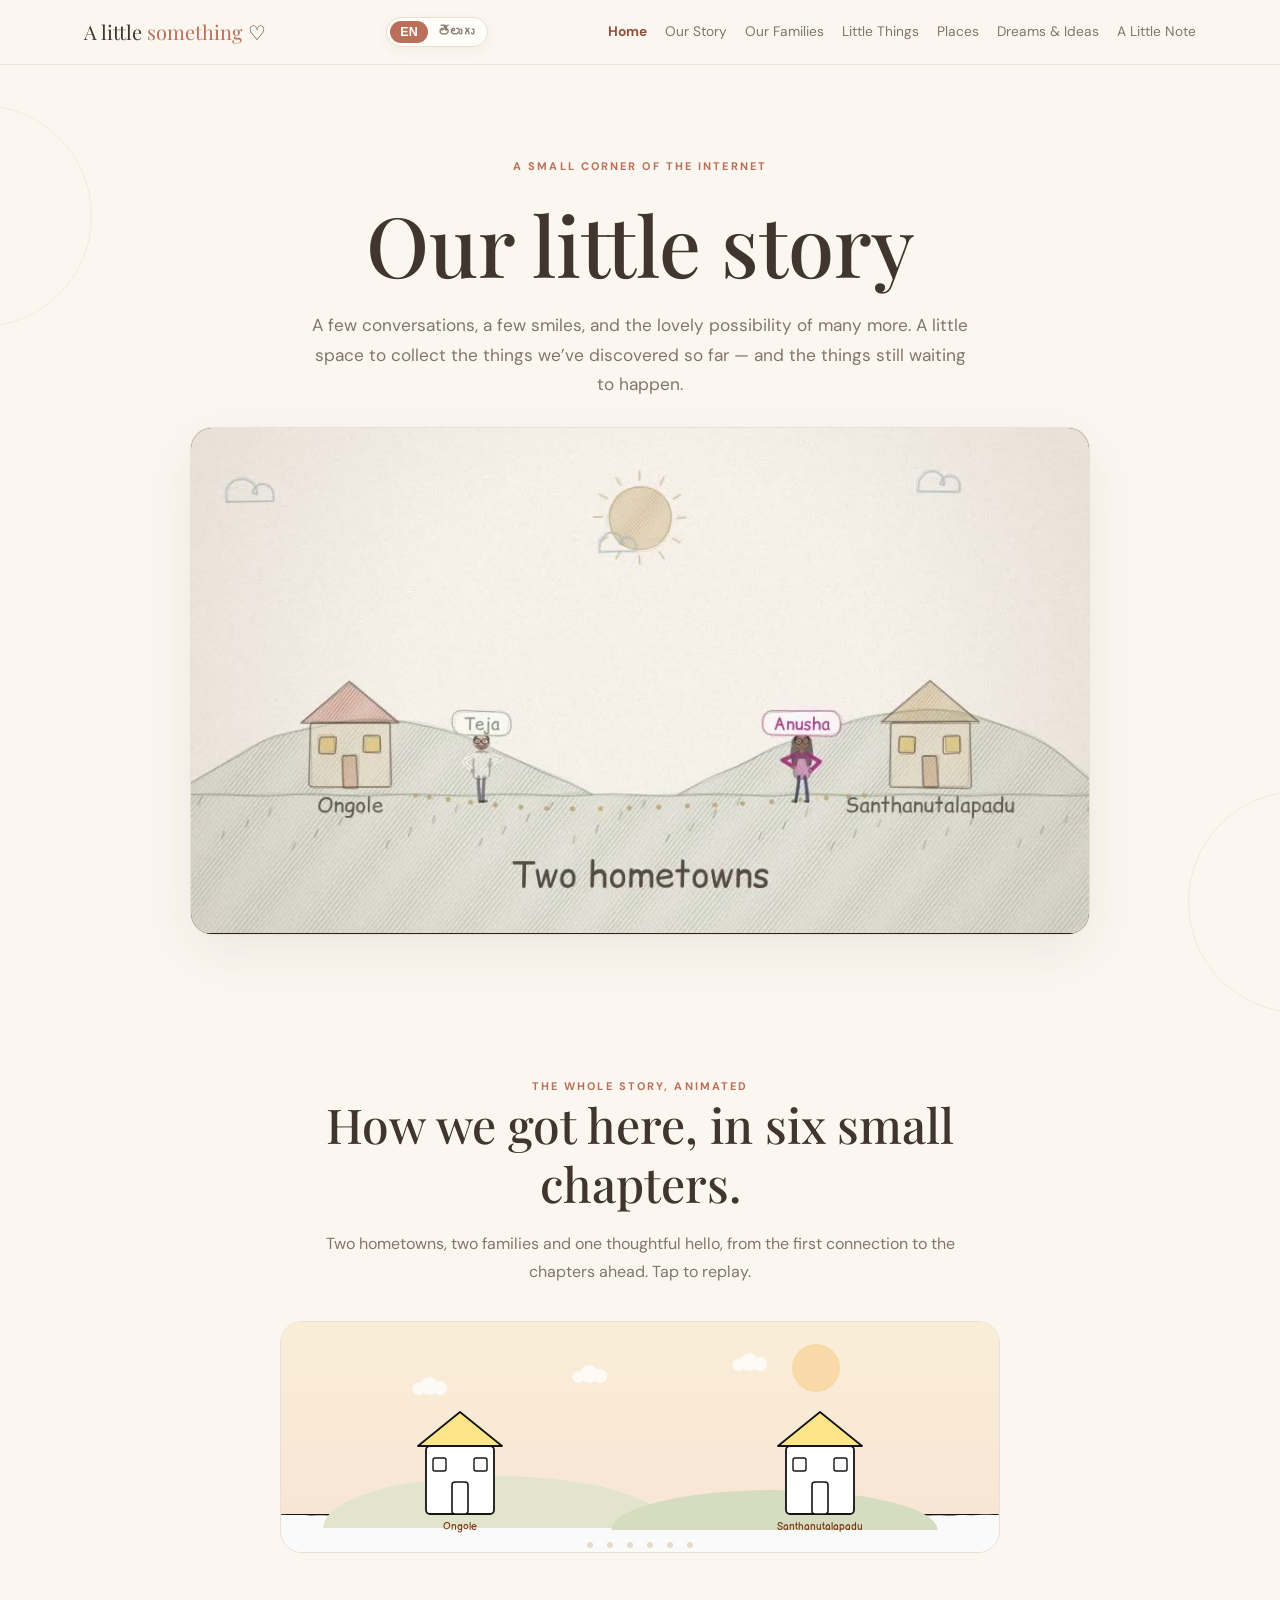
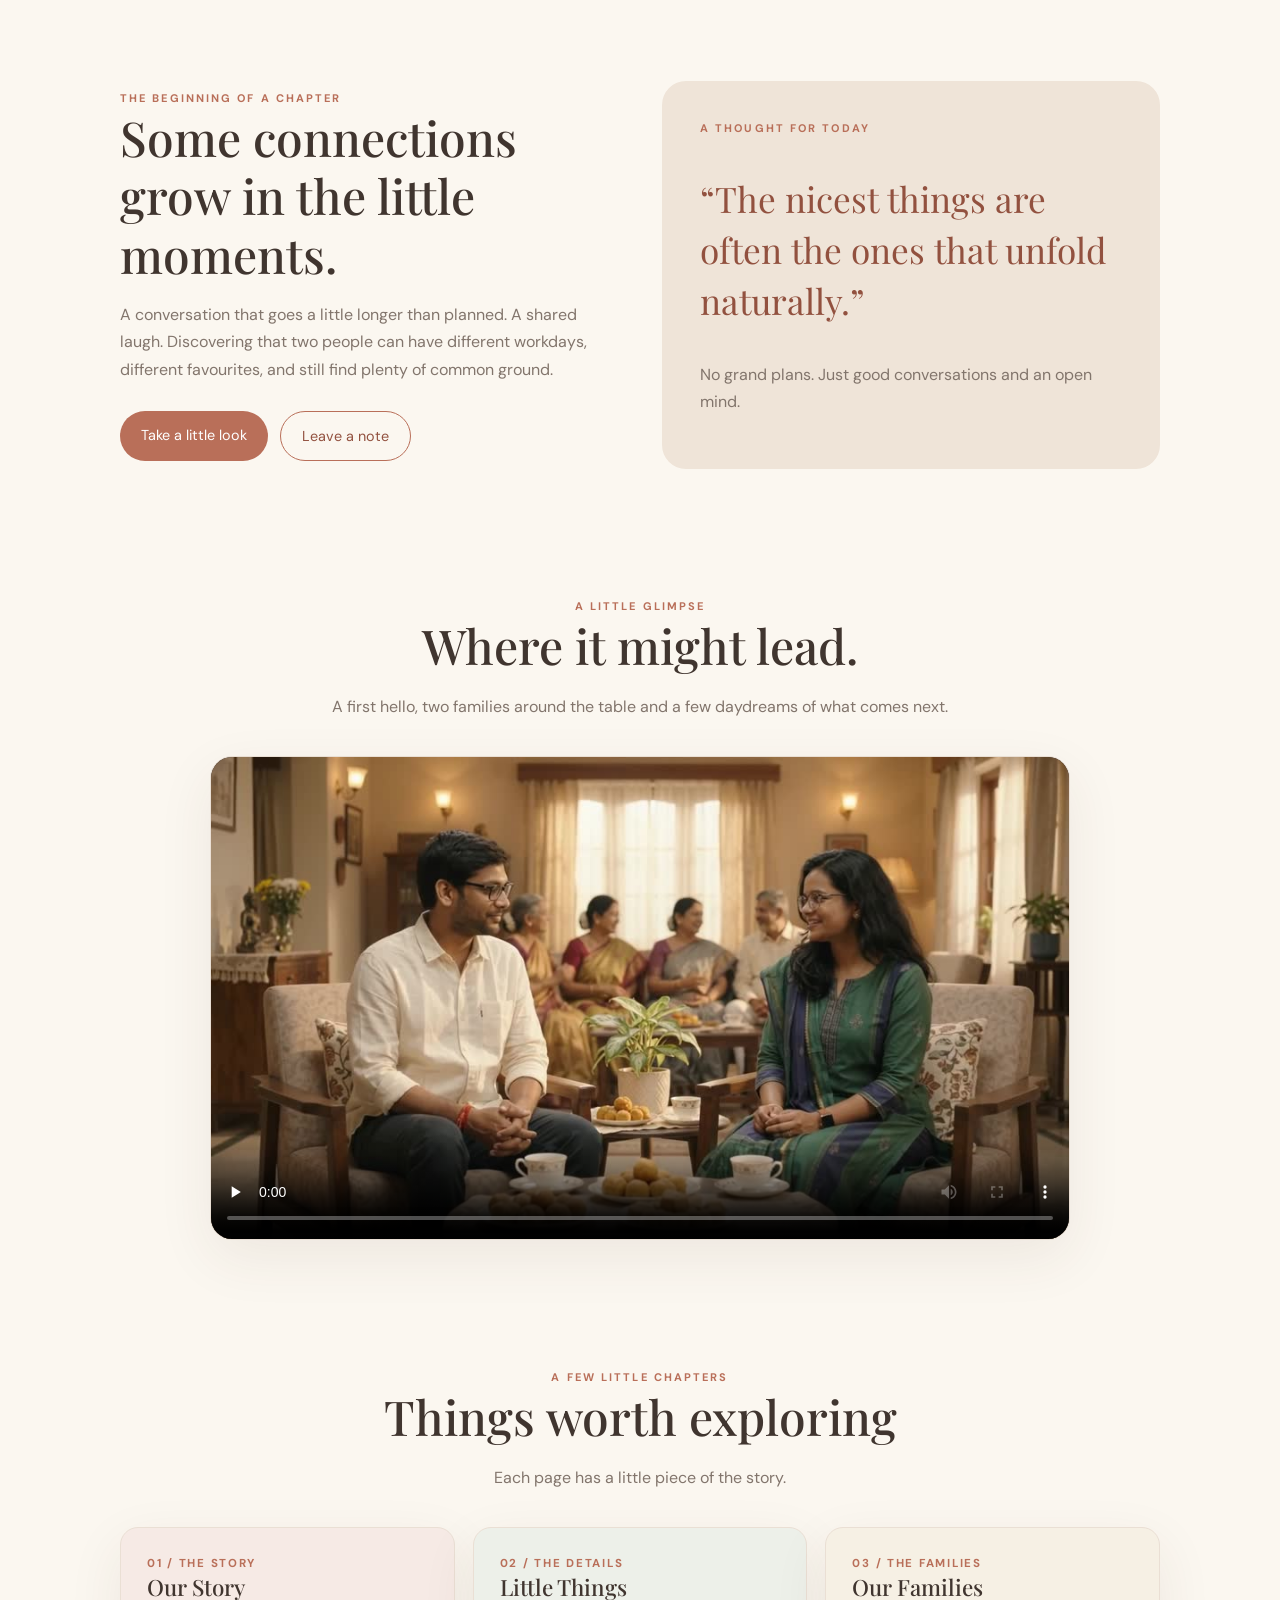
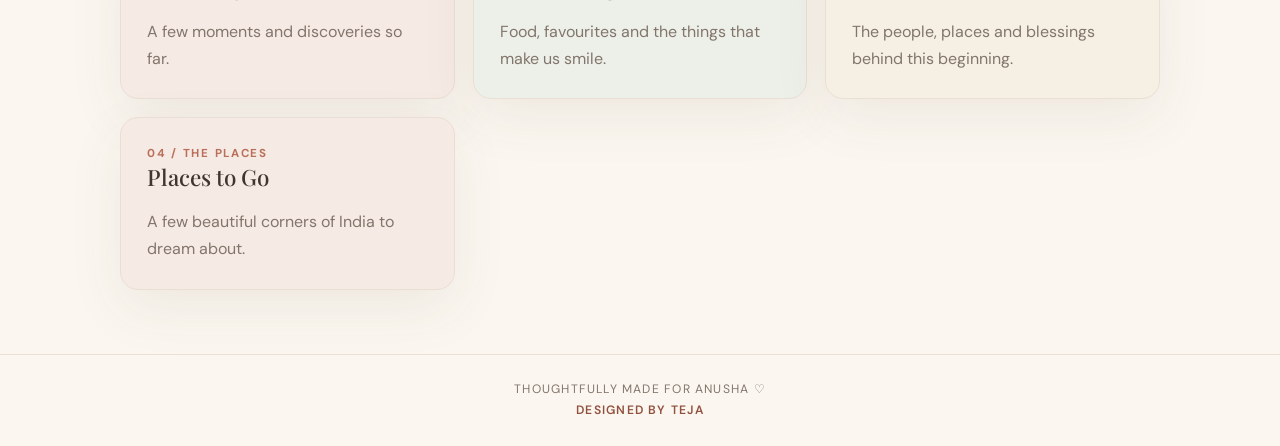
<file: index.html>
<!doctype html>
<html lang="en">
<head>
  <meta charset="utf-8">
  <meta name="viewport" content="width=device-width, initial-scale=1">
  <meta name="robots" content="noindex, nofollow">
  <meta name="theme-color" content="#fbf7f0">
  <meta name="description" content="A little something, thoughtfully made for Anusha.">
  <title>Home | A little something</title>
  <link rel="icon" href="favicon(1).ico" sizes="any">
  <link rel="icon" type="image/svg+xml" href="favicon.svg">
  <link rel="icon" type="image/png" sizes="32x32" href="favicon-32.png">
  <link rel="apple-touch-icon" href="apple-touch-icon.png">
  <link rel="stylesheet" href="styles.css">
</head>
<body>
<header class="site-header">
  <div class="nav-wrap">
    <a class="brand" href="index.html" data-i18n="brand">A little <span>something</span> ♡</a>
    <div class="header-controls">
      <button id="langToggle" class="lang-toggle" type="button" aria-label="Switch language">
        <span class="lang-opt active" data-lang="en">EN</span>
        <span class="lang-opt" data-lang="te">తెలుగు</span>
      </button>
      <button class="menu-toggle" type="button" aria-label="Toggle navigation">Menu</button>
    </div>
    <nav class="nav">
      <a href="index.html" data-i18n="nav.home">Home</a>
      <a href="our-story.html" data-i18n="nav.story">Our Story</a>
      <a href="our-families.html" data-i18n="nav.families">Our Families</a>
      <a href="little-things.html" data-i18n="nav.things">Little Things</a>
      <a href="places.html" data-i18n="nav.places">Places</a>
      <a href="dreams.html" data-i18n="nav.dreams">Dreams & Ideas</a>
      <a href="a-little-note.html" data-i18n="nav.note">A Little Note</a>
    </nav>
  </div>
</header>
<main>
  <section class="hero">
    <div class="container reveal">
      <div class="eyebrow" data-i18n="home.eyebrow">A small corner of the internet</div>
      <h1 data-i18n="home.title">Our little story</h1>
      <p class="lead" data-i18n="home.lead">A few conversations, a few smiles, and the lovely possibility of many more. A little space to collect the things we’ve discovered so far — and the things still waiting to happen.</p>
      <figure class="video-frame" style="max-width:900px;margin:28px auto 0">
        <video autoplay muted loop playsinline preload="auto" poster="home-hero-poster.jpg" aria-label="A hand-drawn film in coloured pencil: two hometowns, two families saying hello, Anusha caring and Teja coding, cooking together and tasting each other's dish, then planting flags for Kerala, Goa and Kashmir.">
          <source src="home-hero.mp4" type="video/mp4">
        </video>
      </figure>
    </div>
  </section>

  <section class="section">
    <div class="container" style="max-width:760px">
      <div class="section-head">
        <div class="eyebrow" data-i18n="story.film.eyebrow">The whole story, animated</div>
        <h2 data-i18n="story.film.title">How we got here, in six small chapters.</h2>
        <p data-i18n="story.film.sub">Two hometowns, two families and one thoughtful hello, from the first connection to the chapters ahead. Tap to replay.</p>
      </div>
      <div class="stick-frame" style="max-width:720px;margin-top:0"><stick-scene scene="story-film" play="view" style="width:100%;aspect-ratio:480/232"></stick-scene></div>
    </div>
  </section>

  <section class="section">
    <div class="container split">
      <div>
        <div class="eyebrow" data-i18n="home.sec1.eyebrow">The beginning of a chapter</div>
        <h2 data-i18n="home.sec1.title">Some connections grow in the little moments.</h2>
        <p class="muted" data-i18n="home.sec1.p">A conversation that goes a little longer than planned. A shared laugh. Discovering that two people can have different workdays, different favourites, and still find plenty of common ground.</p>
        <div class="actions" style="justify-content:flex-start">
          <a class="btn" href="our-story.html" data-i18n="home.btn.story">Take a little look</a>
          <a class="btn btn-outline" href="a-little-note.html" data-i18n="home.btn.note">Leave a note</a>
        </div>
      </div>
      <div class="note-panel">
        <div class="eyebrow" data-i18n="home.thought.eyebrow">A thought for today</div>
        <p class="quote" data-i18n="home.thought.quote">“The nicest things are often the ones that unfold naturally.”</p>
        <p class="muted" data-i18n="home.thought.sub">No grand plans. Just good conversations and an open mind.</p>
      </div>
    </div>
  </section>

  <section class="section">
    <div class="container" style="max-width:860px">
      <div class="section-head">
        <div class="eyebrow" data-i18n="home.video.eyebrow">A little glimpse</div>
        <h2 data-i18n="home.video.title">Where it might lead.</h2>
        <p data-i18n="home.video.sub">A first hello, two families around the table and a few daydreams of what comes next.</p>
      </div>
      <figure class="video-frame">
        <video controls playsinline preload="none" poster="first-hello-poster.jpg" aria-label="A short film of a first hello between two families and a glimpse of what could come next">
          <source src="first-hello.mp4" type="video/mp4">
        </video>
      </figure>
    </div>
  </section>

  <section class="section">
    <div class="container">
      <div class="section-head">
        <div class="eyebrow" data-i18n="home.chapters.eyebrow">A few little chapters</div>
        <h2 data-i18n="home.chapters.title">Things worth exploring</h2>
        <p data-i18n="home.chapters.sub">Each page has a little piece of the story.</p>
      </div>
      <div class="grid">
        <a class="card soft-rose" href="our-story.html"><span class="number" data-i18n="home.card1.num">01 / THE STORY</span><h3 data-i18n="home.card1.title">Our Story</h3><p data-i18n="home.card1.p">A few moments and discoveries so far.</p></a>
        <a class="card soft-sage" href="little-things.html"><span class="number" data-i18n="home.card2.num">02 / THE DETAILS</span><h3 data-i18n="home.card2.title">Little Things</h3><p data-i18n="home.card2.p">Food, favourites and the things that make us smile.</p></a>
        <a class="card soft-gold" href="our-families.html"><span class="number" data-i18n="home.card3.num">03 / THE FAMILIES</span><h3 data-i18n="home.card3.title">Our Families</h3><p data-i18n="home.card3.p">The people, places and blessings behind this beginning.</p></a>
        <a class="card soft-rose" href="places.html"><span class="number" data-i18n="home.card4.num">04 / THE PLACES</span><h3 data-i18n="home.card4.title">Places to Go</h3><p data-i18n="home.card4.p">A few beautiful corners of India to dream about.</p></a>
      </div>
    </div>
  </section>
</main>
<footer class="footer">
  <span data-i18n="footer.line1">THOUGHTFULLY MADE FOR ANUSHA <span>♡</span></span>
  <strong data-i18n="footer.line2">DESIGNED BY TEJA</strong>
</footer>
<script src="script.js"></script>
<script src="stick.js" defer></script>
<script src="scene-kit.js" defer></script>
<script src="scene-story-film.js" defer></script>
</body>
</html>
</file>
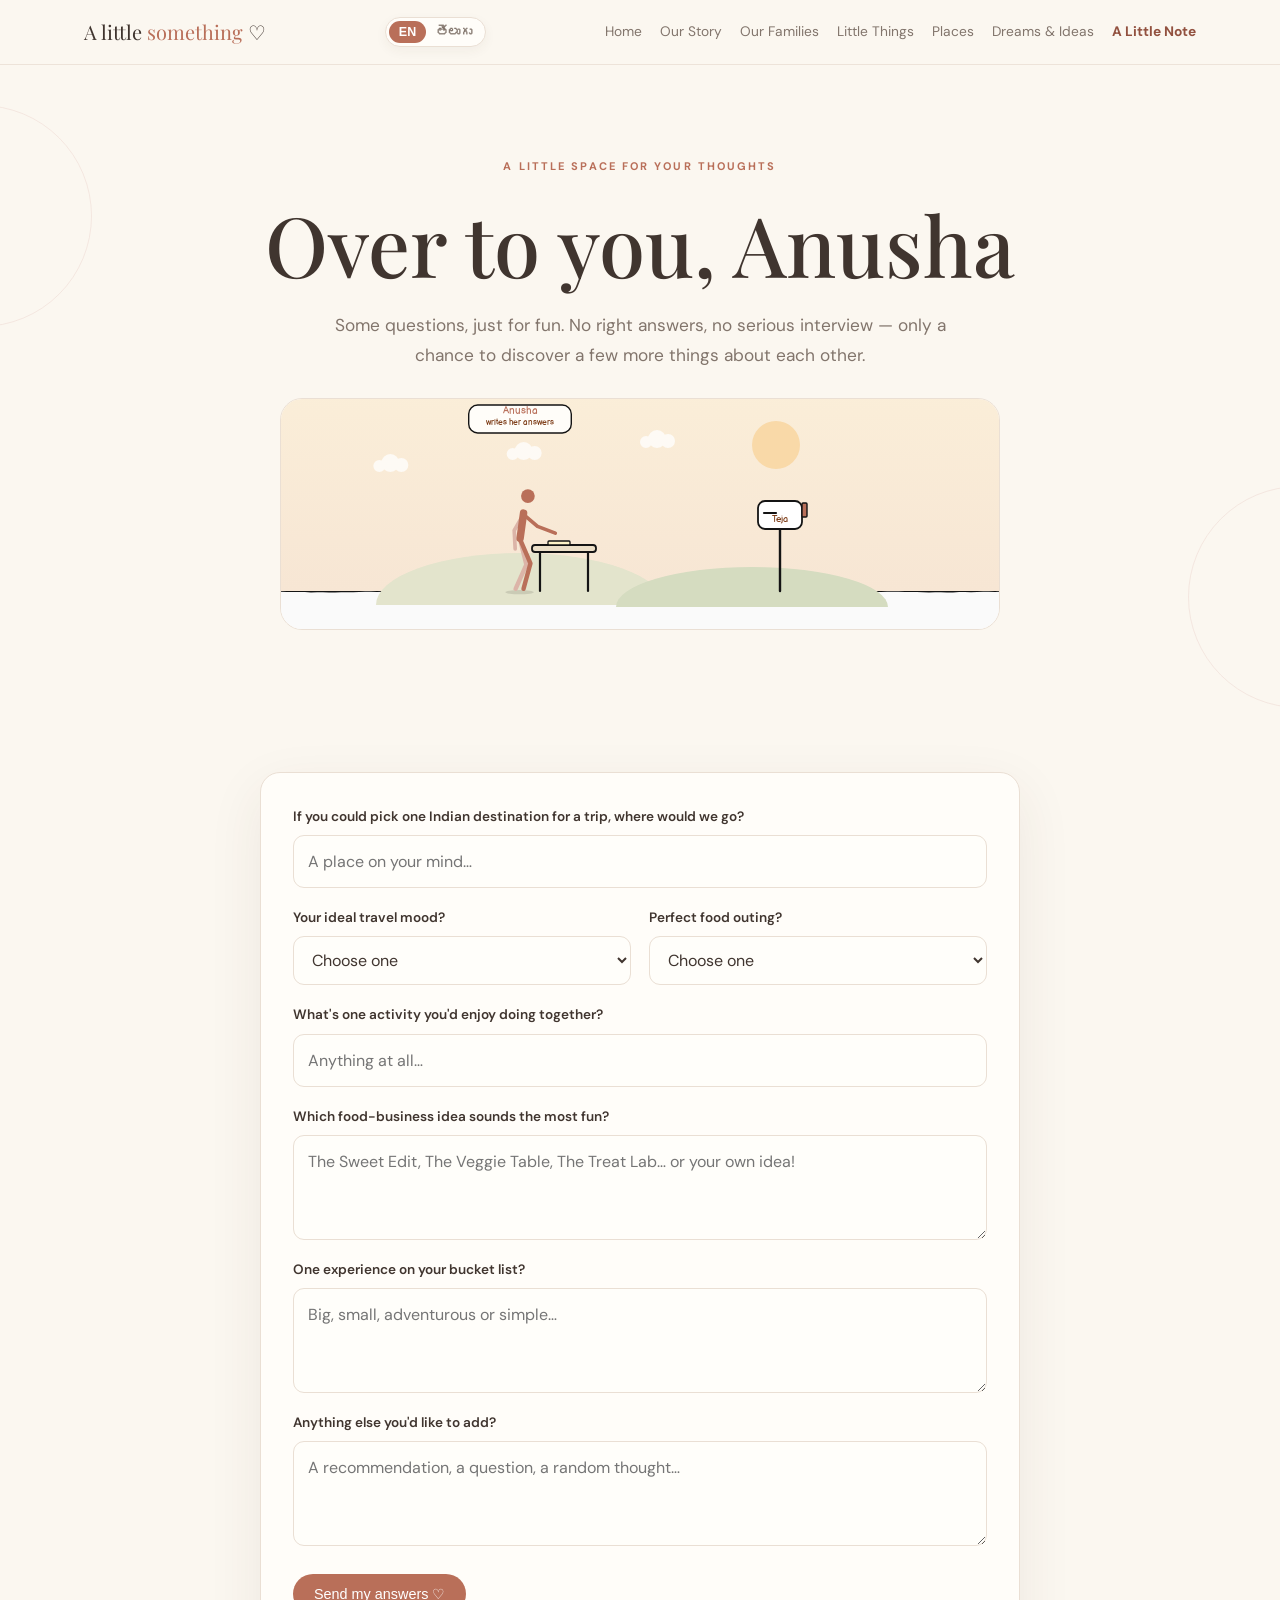
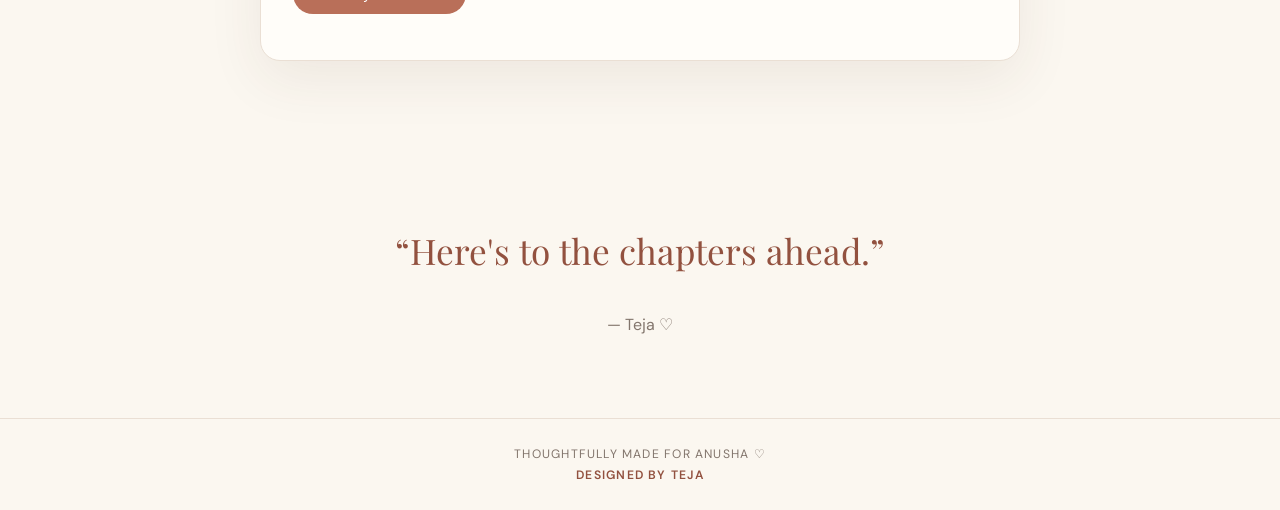
<file: a-little-note.html>
<!doctype html>
<html lang="en">
<head>
  <meta charset="utf-8">
  <meta name="viewport" content="width=device-width, initial-scale=1">
  <meta name="robots" content="noindex, nofollow">
  <meta name="theme-color" content="#fbf7f0">
  <meta name="description" content="A little something, thoughtfully made for Anusha.">
  <title>A Little Note | A little something</title>
  <link rel="icon" href="favicon(1).ico" sizes="any">
  <link rel="icon" type="image/svg+xml" href="favicon.svg">
  <link rel="icon" type="image/png" sizes="32x32" href="favicon-32.png">
  <link rel="apple-touch-icon" href="apple-touch-icon.png">
  <link rel="stylesheet" href="styles.css">
</head>
<body>
<header class="site-header">
  <div class="nav-wrap">
    <a class="brand" href="index.html" data-i18n="brand">A little <span>something</span> ♡</a>
    <div class="header-controls">
      <button id="langToggle" class="lang-toggle" type="button" aria-label="Switch language">
        <span class="lang-opt active" data-lang="en">EN</span>
        <span class="lang-opt" data-lang="te">తెలుగు</span>
      </button>
      <button class="menu-toggle" type="button" aria-label="Toggle navigation">Menu</button>
    </div>
    <nav class="nav">
      <a href="index.html" data-i18n="nav.home">Home</a>
      <a href="our-story.html" data-i18n="nav.story">Our Story</a>
      <a href="our-families.html" data-i18n="nav.families">Our Families</a>
      <a href="little-things.html" data-i18n="nav.things">Little Things</a>
      <a href="places.html" data-i18n="nav.places">Places</a>
      <a href="dreams.html" data-i18n="nav.dreams">Dreams & Ideas</a>
      <a href="a-little-note.html" data-i18n="nav.note">A Little Note</a>
    </nav>
  </div>
</header>
<main>
  <section class="hero">
    <div class="container reveal">
      <div class="eyebrow" data-i18n="note.eyebrow">A little space for your thoughts</div>
      <h1 data-i18n="note.title">Over to you, Anusha</h1>
      <p class="lead" data-i18n="note.lead">Some questions, just for fun. No right answers, no serious interview — only a chance to discover a few more things about each other.</p>
      <div class="stick-frame" style="max-width:720px;margin:28px auto 0"><stick-scene scene="note-drop" play="view" style="width:100%;aspect-ratio:400/232"></stick-scene></div>
    </div>
  </section>

  <section class="section">
    <div class="container">
      <div class="form-card">
        <form id="funForm" action="https://formspree.io/f/mdeglzna" method="POST">
          <input type="hidden" name="_subject" value="Anusha's answers for Teja ❤️">
          <div class="form-grid">
            <div class="field full">
              <label for="destination" data-i18n="form.q1">If you could pick one Indian destination for a trip, where would we go?</label>
              <input id="destination" name="Favourite destination" data-i18n-ph="form.q1.ph" placeholder="A place on your mind…" required>
            </div>
            <div class="field">
              <label for="travel" data-i18n="form.q2">Your ideal travel mood?</label>
              <select id="travel" name="Travel mood">
                <option value="">Choose one</option>
                <option>Relaxed stay and slow mornings</option>
                <option>Explore everything</option>
                <option>Food trails and cafés</option>
                <option>Nature and scenic views</option>
                <option>A little bit of everything</option>
              </select>
            </div>
            <div class="field">
              <label for="outing" data-i18n="form.q3">Perfect food outing?</label>
              <select id="outing" name="Food outing">
                <option value="">Choose one</option>
                <option>Cosy café</option>
                <option>Street-food adventure</option>
                <option>Fine dining</option>
                <option>Trying a new cuisine</option>
                <option>Dessert date</option>
              </select>
            </div>
            <div class="field full">
              <label for="activity" data-i18n="form.q4">What's one activity you'd enjoy doing together?</label>
              <input id="activity" name="Activity together" data-i18n-ph="form.q4.ph" placeholder="Anything at all…">
            </div>
            <div class="field full">
              <label for="business" data-i18n="form.q5">Which food-business idea sounds the most fun?</label>
              <textarea id="business" name="Food business idea" data-i18n-ph="form.q5.ph" placeholder="The Sweet Edit, The Veggie Table, The Treat Lab… or your own idea!"></textarea>
            </div>
            <div class="field full">
              <label for="bucket" data-i18n="form.q6">One experience on your bucket list?</label>
              <textarea id="bucket" name="Bucket-list experience" data-i18n-ph="form.q6.ph" placeholder="Big, small, adventurous or simple…"></textarea>
            </div>
            <div class="field full">
              <label for="anything" data-i18n="form.q7">Anything else you'd like to add?</label>
              <textarea id="anything" name="Anything else" data-i18n-ph="form.q7.ph" placeholder="A recommendation, a question, a random thought…"></textarea>
            </div>
          </div>
          <div class="actions" style="justify-content:flex-start">
            <button class="btn" type="submit" data-i18n="form.submit">Send my answers ♡</button>
          </div>
          <p id="formStatus" class="form-status" role="status"></p>
        </form>
      </div>
    </div>
  </section>

  <section class="section">
    <div class="container" style="text-align:center">
      <p class="quote" data-i18n="note.end.quote">“Here's to the chapters ahead.”</p>
      <p class="muted">— Teja ♡</p>
    </div>
  </section>
</main>
<footer class="footer">
  <span data-i18n="footer.line1">THOUGHTFULLY MADE FOR ANUSHA <span>♡</span></span>
  <strong data-i18n="footer.line2">DESIGNED BY TEJA</strong>
</footer>
<script src="script.js"></script>
<script src="stick.js" defer></script>
<script src="scene-kit.js" defer></script>
<script src="scene-more.js" defer></script>
</body>
</html>
</file>
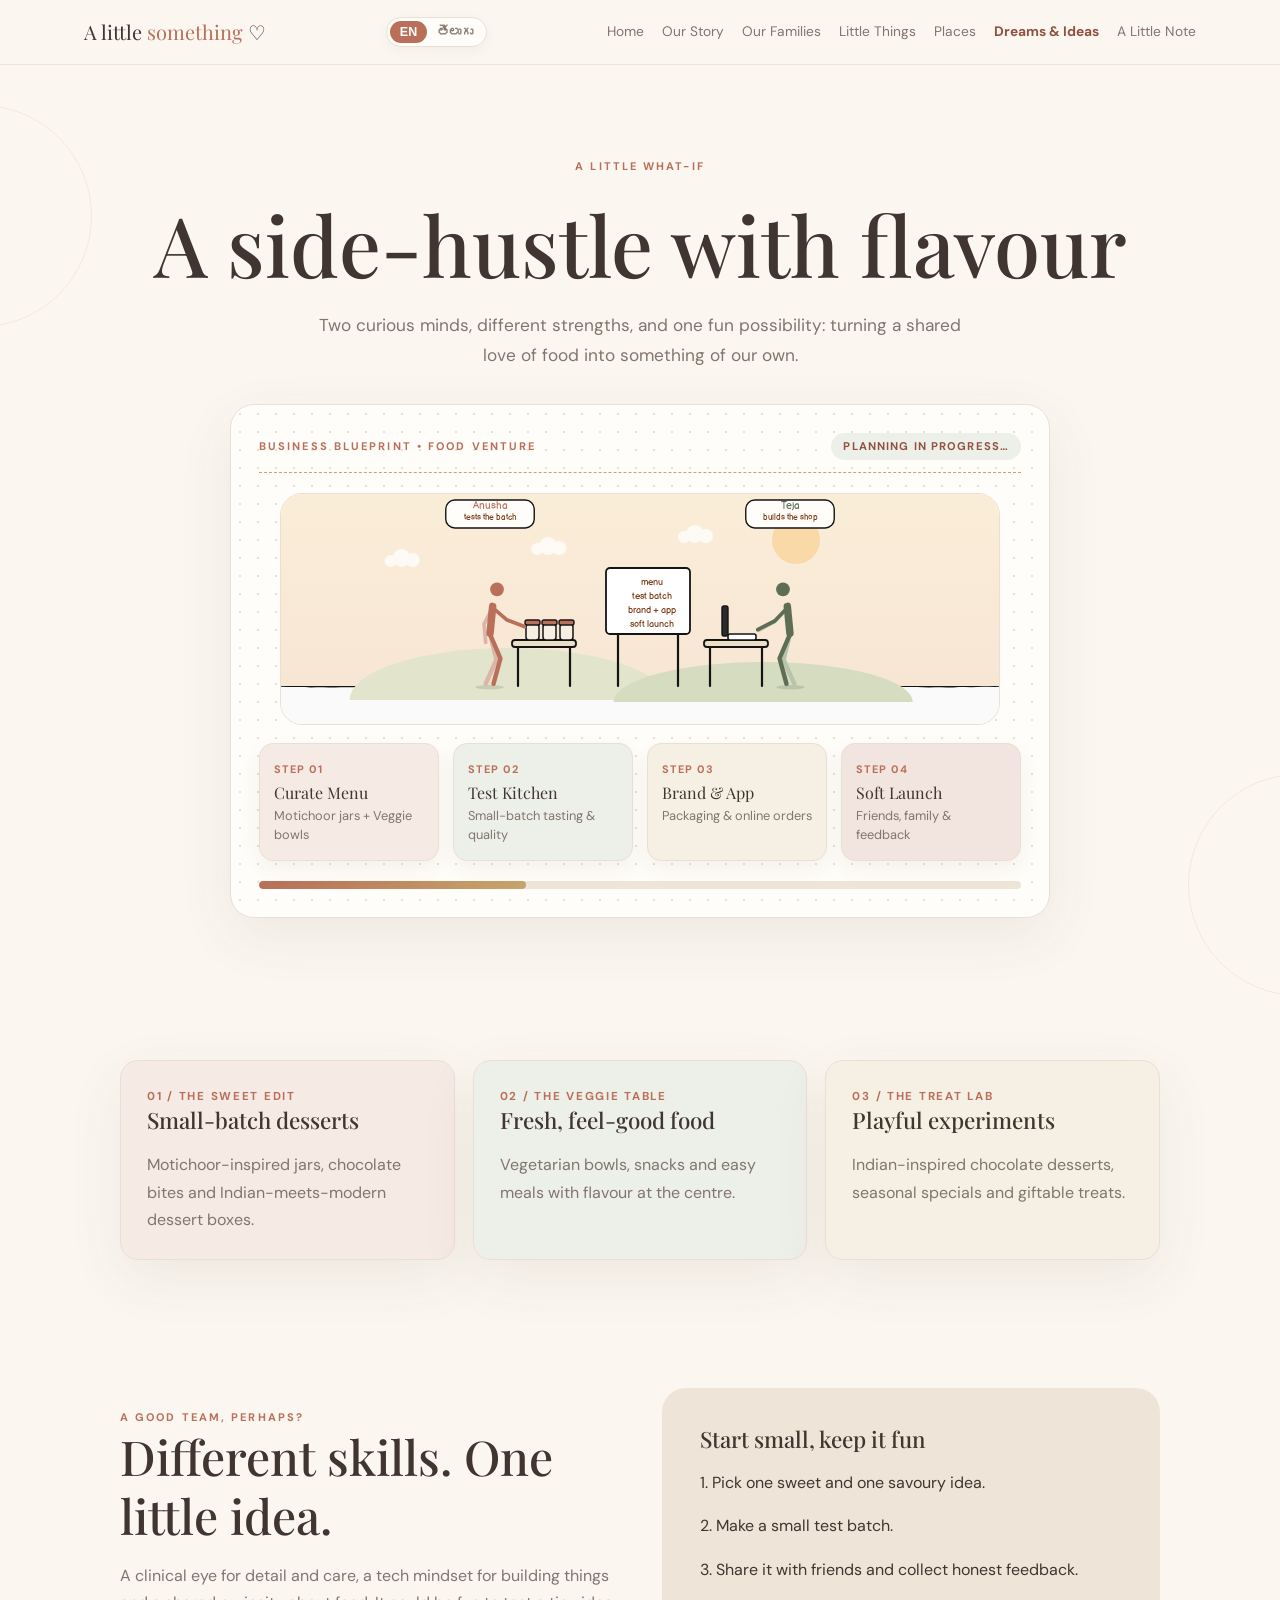
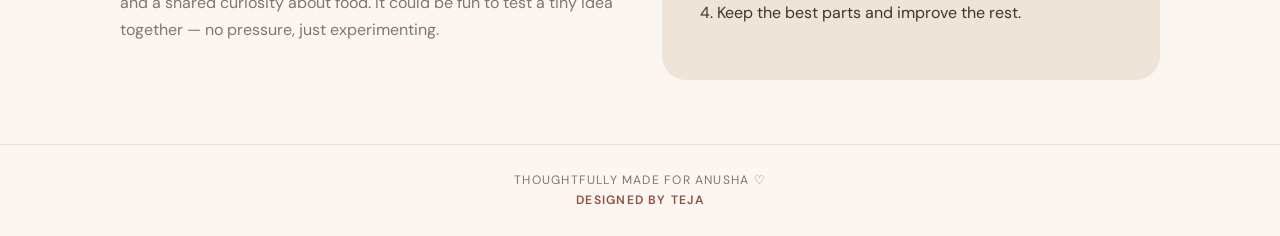
<file: dreams.html>
<!doctype html>
<html lang="en">
<head>
  <meta charset="utf-8">
  <meta name="viewport" content="width=device-width, initial-scale=1">
  <meta name="robots" content="noindex, nofollow">
  <meta name="theme-color" content="#fbf7f0">
  <meta name="description" content="A little something, thoughtfully made for Anusha.">
  <title>Dreams & Ideas | A little something</title>
  <link rel="icon" href="favicon(1).ico" sizes="any">
  <link rel="icon" type="image/svg+xml" href="favicon.svg">
  <link rel="icon" type="image/png" sizes="32x32" href="favicon-32.png">
  <link rel="apple-touch-icon" href="apple-touch-icon.png">
  <link rel="stylesheet" href="styles.css">
</head>
<body>
<header class="site-header">
  <div class="nav-wrap">
    <a class="brand" href="index.html" data-i18n="brand">A little <span>something</span> ♡</a>
    <div class="header-controls">
      <button id="langToggle" class="lang-toggle" type="button" aria-label="Switch language">
        <span class="lang-opt active" data-lang="en">EN</span>
        <span class="lang-opt" data-lang="te">తెలుగు</span>
      </button>
      <button class="menu-toggle" type="button" aria-label="Toggle navigation">Menu</button>
    </div>
    <nav class="nav">
      <a href="index.html" data-i18n="nav.home">Home</a>
      <a href="our-story.html" data-i18n="nav.story">Our Story</a>
      <a href="our-families.html" data-i18n="nav.families">Our Families</a>
      <a href="little-things.html" data-i18n="nav.things">Little Things</a>
      <a href="places.html" data-i18n="nav.places">Places</a>
      <a href="dreams.html" data-i18n="nav.dreams">Dreams & Ideas</a>
      <a href="a-little-note.html" data-i18n="nav.note">A Little Note</a>
    </nav>
  </div>
</header>
<main>
  <section class="hero">
    <div class="container reveal">
      <div class="eyebrow" data-i18n="dreams.eyebrow">A little what-if</div>
      <h1 data-i18n="dreams.title">A side-hustle with flavour</h1>
      <p class="lead" data-i18n="dreams.lead">Two curious minds, different strengths, and one fun possibility: turning a shared love of food into something of our own.</p>

      <div class="biz-board" aria-label="Business planning board animation">
        <div class="biz-header">
          <span class="eyebrow" data-i18n="biz.board.title">Business Blueprint • Food Venture</span>
          <span class="biz-status" data-i18n="biz.board.status">Planning in progress…</span>
        </div>
                <div class="stick-frame" style="max-width:720px;margin:0 auto 18px"><stick-scene scene="start-small" play="view" style="width:100%;aspect-ratio:440/232"></stick-scene></div>
        <div class="biz-steps">
          <div class="sticky-note">
            <div class="sticky-tag" data-i18n="biz.s1.tag">STEP 01</div>
            <div class="sticky-title" data-i18n="biz.s1.t">Curate Menu</div>
            <div class="sticky-desc" data-i18n="biz.s1.p">Motichoor jars + Veggie bowls</div>
          </div>
          <div class="sticky-note">
            <div class="sticky-tag" data-i18n="biz.s2.tag">STEP 02</div>
            <div class="sticky-title" data-i18n="biz.s2.t">Test Kitchen</div>
            <div class="sticky-desc" data-i18n="biz.s2.p">Small-batch tasting & quality</div>
          </div>
          <div class="sticky-note">
            <div class="sticky-tag" data-i18n="biz.s3.tag">STEP 03</div>
            <div class="sticky-title" data-i18n="biz.s3.t">Brand & App</div>
            <div class="sticky-desc" data-i18n="biz.s3.p">Packaging & online orders</div>
          </div>
          <div class="sticky-note">
            <div class="sticky-tag" data-i18n="biz.s4.tag">STEP 04</div>
            <div class="sticky-title" data-i18n="biz.s4.t">Soft Launch</div>
            <div class="sticky-desc" data-i18n="biz.s4.p">Friends, family & feedback</div>
          </div>
        </div>
        <div class="progress-track">
          <div class="progress-fill"></div>
        </div>
      </div>
    </div>
  </section>

  <section class="section">
    <div class="container grid">
      <article class="card soft-rose"><div class="number">01 / THE SWEET EDIT</div><h3 data-i18n="dreams.c1.t">Small-batch desserts</h3><p data-i18n="dreams.c1.p">Motichoor-inspired jars, chocolate bites and Indian-meets-modern dessert boxes.</p></article>
      <article class="card soft-sage"><div class="number">02 / THE VEGGIE TABLE</div><h3 data-i18n="dreams.c2.t">Fresh, feel-good food</h3><p data-i18n="dreams.c2.p">Vegetarian bowls, snacks and easy meals with flavour at the centre.</p></article>
      <article class="card soft-gold"><div class="number">03 / THE TREAT LAB</div><h3 data-i18n="dreams.c3.t">Playful experiments</h3><p data-i18n="dreams.c3.p">Indian-inspired chocolate desserts, seasonal specials and giftable treats.</p></article>
    </div>
  </section>

  <section class="section">
    <div class="container split">
      <div>
        <div class="eyebrow" data-i18n="dreams.split.eyebrow">A good team, perhaps?</div>
        <h2 data-i18n="dreams.split.title">Different skills. One little idea.</h2>
        <p class="muted" data-i18n="dreams.split.p">A clinical eye for detail and care, a tech mindset for building things and a shared curiosity about food. It could be fun to test a tiny idea together — no pressure, just experimenting.</p>
      </div>
      <div class="note-panel">
        <h3 data-i18n="dreams.panel.t">Start small, keep it fun</h3>
        <p data-i18n="dreams.panel.1">1. Pick one sweet and one savoury idea.</p>
        <p data-i18n="dreams.panel.2">2. Make a small test batch.</p>
        <p data-i18n="dreams.panel.3">3. Share it with friends and collect honest feedback.</p>
        <p data-i18n="dreams.panel.4">4. Keep the best parts and improve the rest.</p>
      </div>
    </div>
  </section>
</main>
<footer class="footer">
  <span data-i18n="footer.line1">THOUGHTFULLY MADE FOR ANUSHA <span>♡</span></span>
  <strong data-i18n="footer.line2">DESIGNED BY TEJA</strong>
</footer>
<script src="script.js"></script>
<script src="stick.js" defer></script>
<script src="scene-kit.js" defer></script>
<script src="scene-more.js" defer></script>
</body>
</html>
</file>
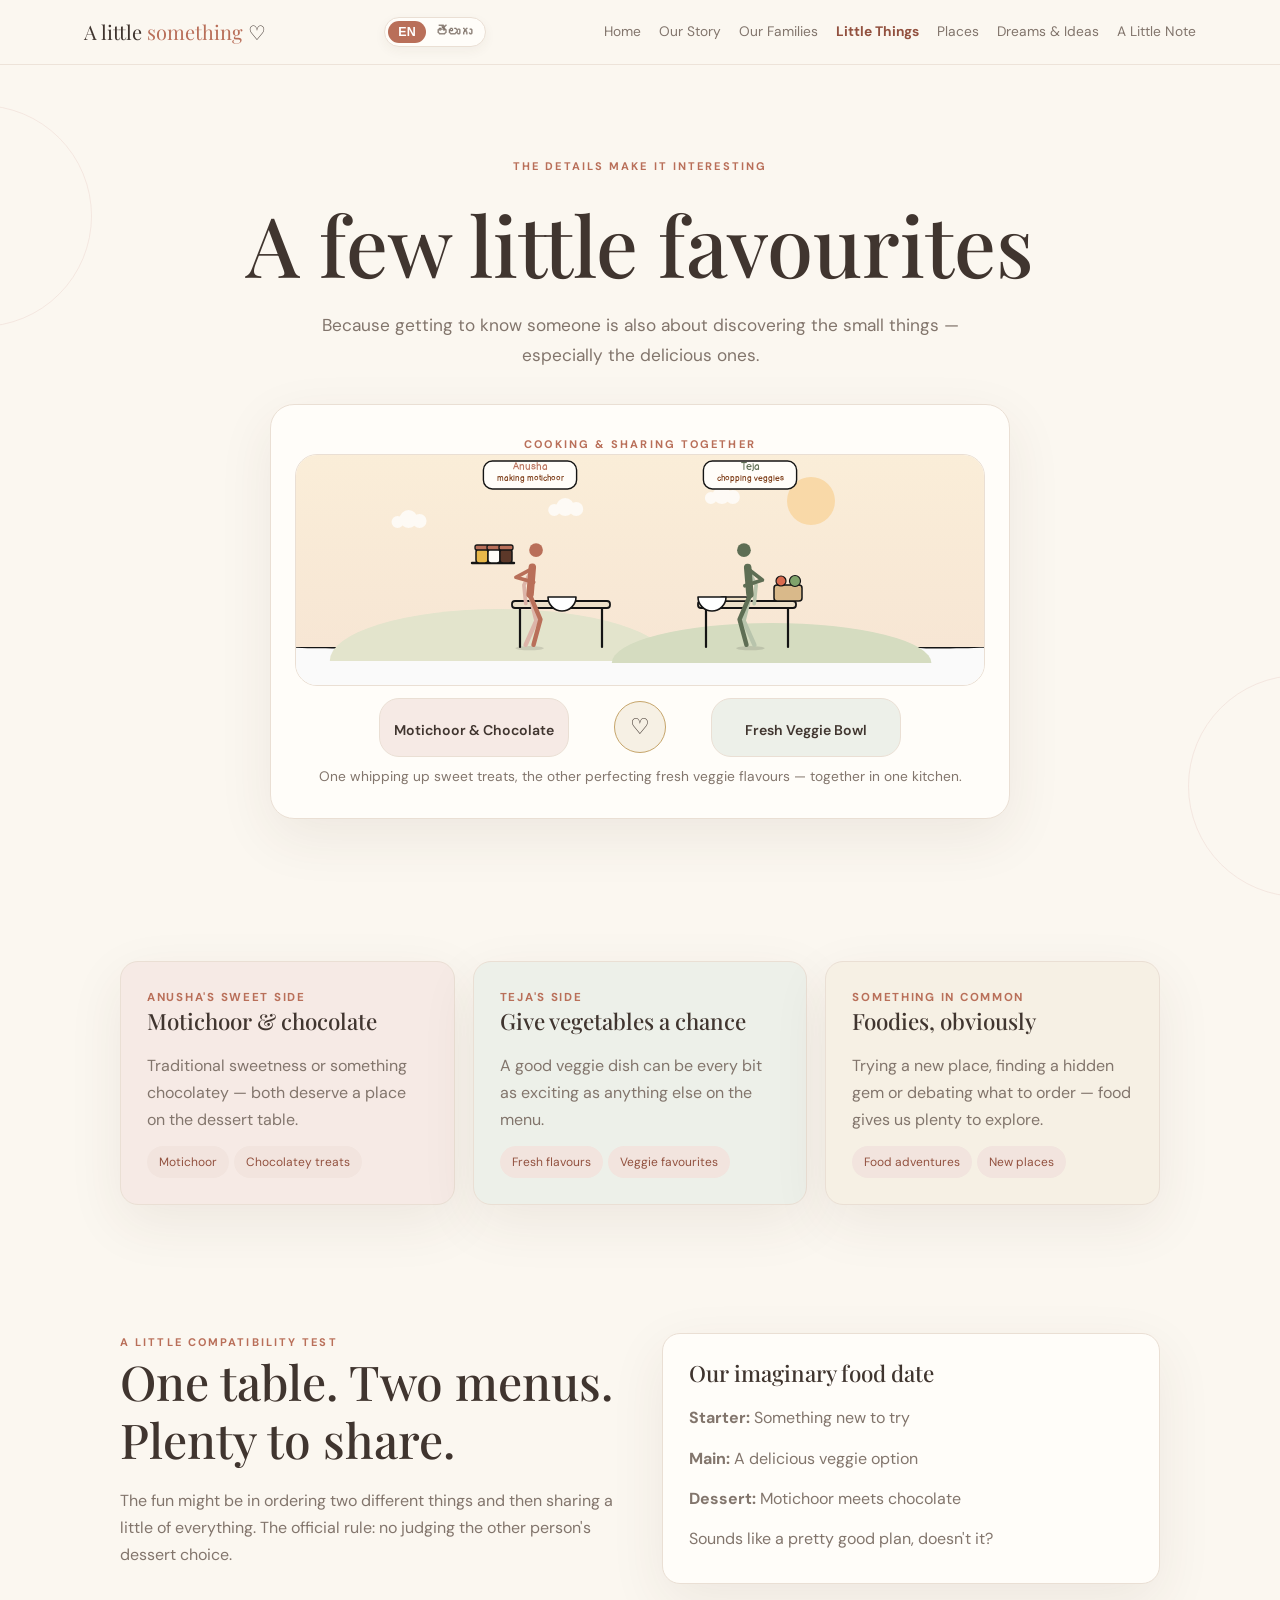
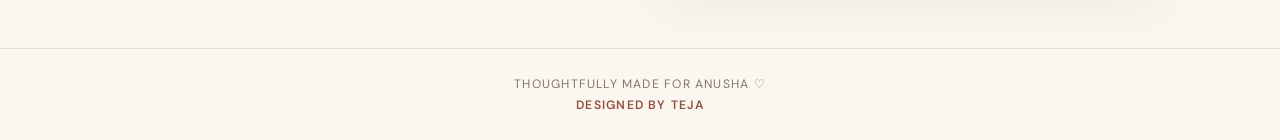
<file: little-things.html>
<!doctype html>
<html lang="en">
<head>
  <meta charset="utf-8">
  <meta name="viewport" content="width=device-width, initial-scale=1">
  <meta name="robots" content="noindex, nofollow">
  <meta name="theme-color" content="#fbf7f0">
  <meta name="description" content="A little something, thoughtfully made for Anusha.">
  <title>Little Things | A little something</title>
  <link rel="icon" href="favicon(1).ico" sizes="any">
  <link rel="icon" type="image/svg+xml" href="favicon.svg">
  <link rel="icon" type="image/png" sizes="32x32" href="favicon-32.png">
  <link rel="apple-touch-icon" href="apple-touch-icon.png">
  <link rel="stylesheet" href="styles.css">
</head>
<body>
<header class="site-header">
  <div class="nav-wrap">
    <a class="brand" href="index.html" data-i18n="brand">A little <span>something</span> ♡</a>
    <div class="header-controls">
      <button id="langToggle" class="lang-toggle" type="button" aria-label="Switch language">
        <span class="lang-opt active" data-lang="en">EN</span>
        <span class="lang-opt" data-lang="te">తెలుగు</span>
      </button>
      <button class="menu-toggle" type="button" aria-label="Toggle navigation">Menu</button>
    </div>
    <nav class="nav">
      <a href="index.html" data-i18n="nav.home">Home</a>
      <a href="our-story.html" data-i18n="nav.story">Our Story</a>
      <a href="our-families.html" data-i18n="nav.families">Our Families</a>
      <a href="little-things.html" data-i18n="nav.things">Little Things</a>
      <a href="places.html" data-i18n="nav.places">Places</a>
      <a href="dreams.html" data-i18n="nav.dreams">Dreams & Ideas</a>
      <a href="a-little-note.html" data-i18n="nav.note">A Little Note</a>
    </nav>
  </div>
</header>
<main>
  <section class="hero">
    <div class="container reveal">
      <div class="eyebrow" data-i18n="things.eyebrow">The details make it interesting</div>
      <h1 data-i18n="things.title">A few little favourites</h1>
      <p class="lead" data-i18n="things.lead">Because getting to know someone is also about discovering the small things — especially the delicious ones.</p>

      <div class="food-stage" aria-label="Anusha and Teja cooking and sharing food together illustration">
        <div class="eyebrow" data-i18n="things.anim.title">Cooking & Sharing Together</div>
        <div class="stick-frame" style="max-width:720px;margin:0 auto"><stick-scene scene="cook-together" play="view" style="width:100%;aspect-ratio:470/232"></stick-scene></div>

        <div class="table-scene" style="margin-top:12px">
          <div class="dish-card dish-sweet">
            <div class="dish-label" data-i18n="things.anim.sweet">Motichoor & Chocolate</div>
          </div>
          <div class="clink-badge">♡</div>
          <div class="dish-card dish-veggie">
            <div class="dish-label" data-i18n="things.anim.veggie">Fresh Veggie Bowl</div>
          </div>
        </div>
        <p class="muted" style="font-size:.86rem;margin:8px 0 0" data-i18n="things.anim.sub">One whipping up sweet treats, the other perfecting fresh veggie flavours — together in one kitchen.</p>
      </div>
    </div>
  </section>

  <section class="section">
    <div class="container grid">
      <article class="card soft-rose"><div class="number" data-i18n="things.c1.num">ANUSHA'S SWEET SIDE</div><h3 data-i18n="things.c1.t">Motichoor & chocolate</h3><p data-i18n="things.c1.p">Traditional sweetness or something chocolatey — both deserve a place on the dessert table.</p><div><span class="pill">Motichoor</span><span class="pill">Chocolatey treats</span></div></article>
      <article class="card soft-sage"><div class="number" data-i18n="things.c2.num">TEJA'S SIDE</div><h3 data-i18n="things.c2.t">Give vegetables a chance</h3><p data-i18n="things.c2.p">A good veggie dish can be every bit as exciting as anything else on the menu.</p><div><span class="pill">Fresh flavours</span><span class="pill">Veggie favourites</span></div></article>
      <article class="card soft-gold"><div class="number" data-i18n="things.c3.num">SOMETHING IN COMMON</div><h3 data-i18n="things.c3.t">Foodies, obviously</h3><p data-i18n="things.c3.p">Trying a new place, finding a hidden gem or debating what to order — food gives us plenty to explore.</p><div><span class="pill">Food adventures</span><span class="pill">New places</span></div></article>
    </div>
  </section>

  <section class="section">
    <div class="container split">
      <div>
        <div class="eyebrow" data-i18n="things.split.eyebrow">A little compatibility test</div>
        <h2 data-i18n="things.split.title">One table. Two menus. Plenty to share.</h2>
        <p class="muted" data-i18n="things.split.p">The fun might be in ordering two different things and then sharing a little of everything. The official rule: no judging the other person's dessert choice.</p>
      </div>
      <div class="card">
        <h3 data-i18n="things.menu.title">Our imaginary food date</h3>
        <p data-i18n="things.menu.s"><strong>Starter:</strong> Something new to try</p>
        <p data-i18n="things.menu.m"><strong>Main:</strong> A delicious veggie option</p>
        <p data-i18n="things.menu.d"><strong>Dessert:</strong> Motichoor meets chocolate</p>
        <p class="muted" data-i18n="things.menu.sub">Sounds like a pretty good plan, doesn't it?</p>
      </div>
    </div>
  </section>
</main>
<footer class="footer">
  <span data-i18n="footer.line1">THOUGHTFULLY MADE FOR ANUSHA <span>♡</span></span>
  <strong data-i18n="footer.line2">DESIGNED BY TEJA</strong>
</footer>
<script src="script.js"></script>
<script src="stick.js" defer></script>
<script src="scene-kit.js" defer></script>
<script src="scene-more.js" defer></script>
<script src="scene-cooking.js" defer></script>
</body>
</html>
</file>
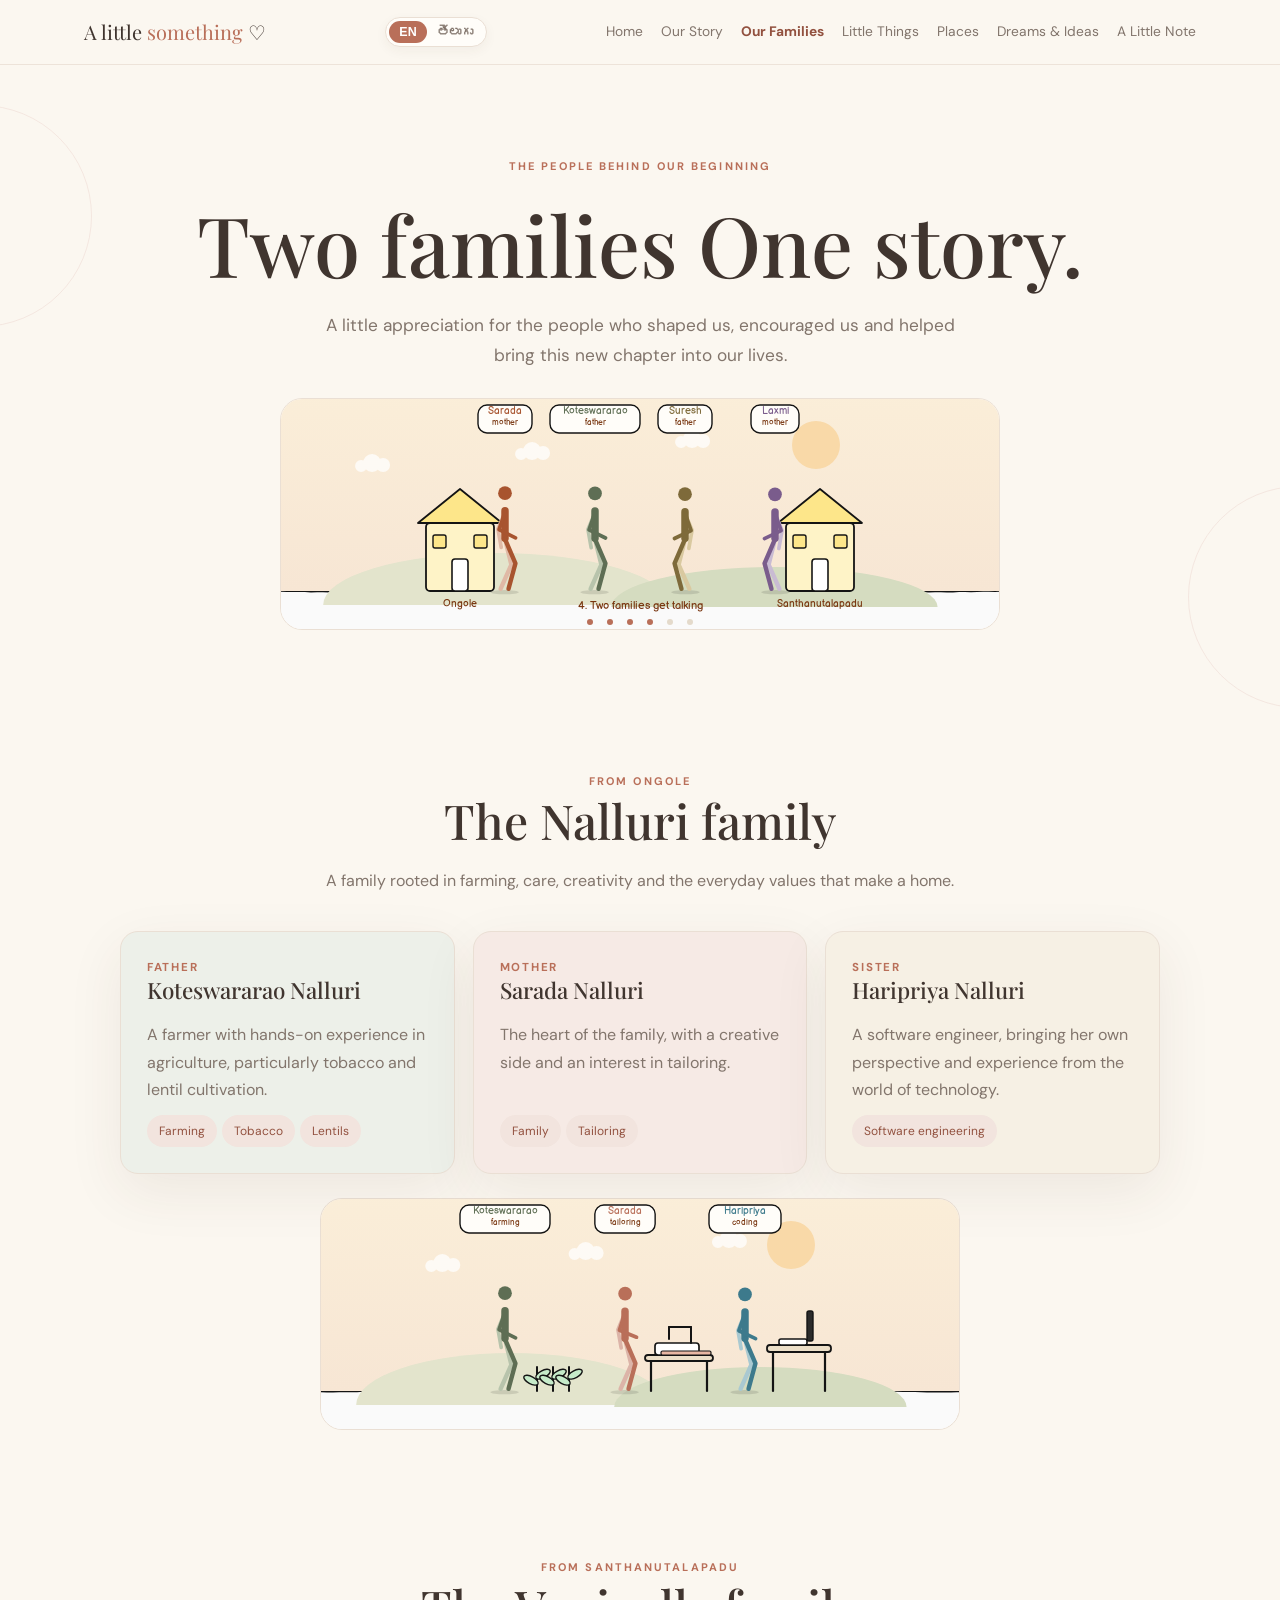
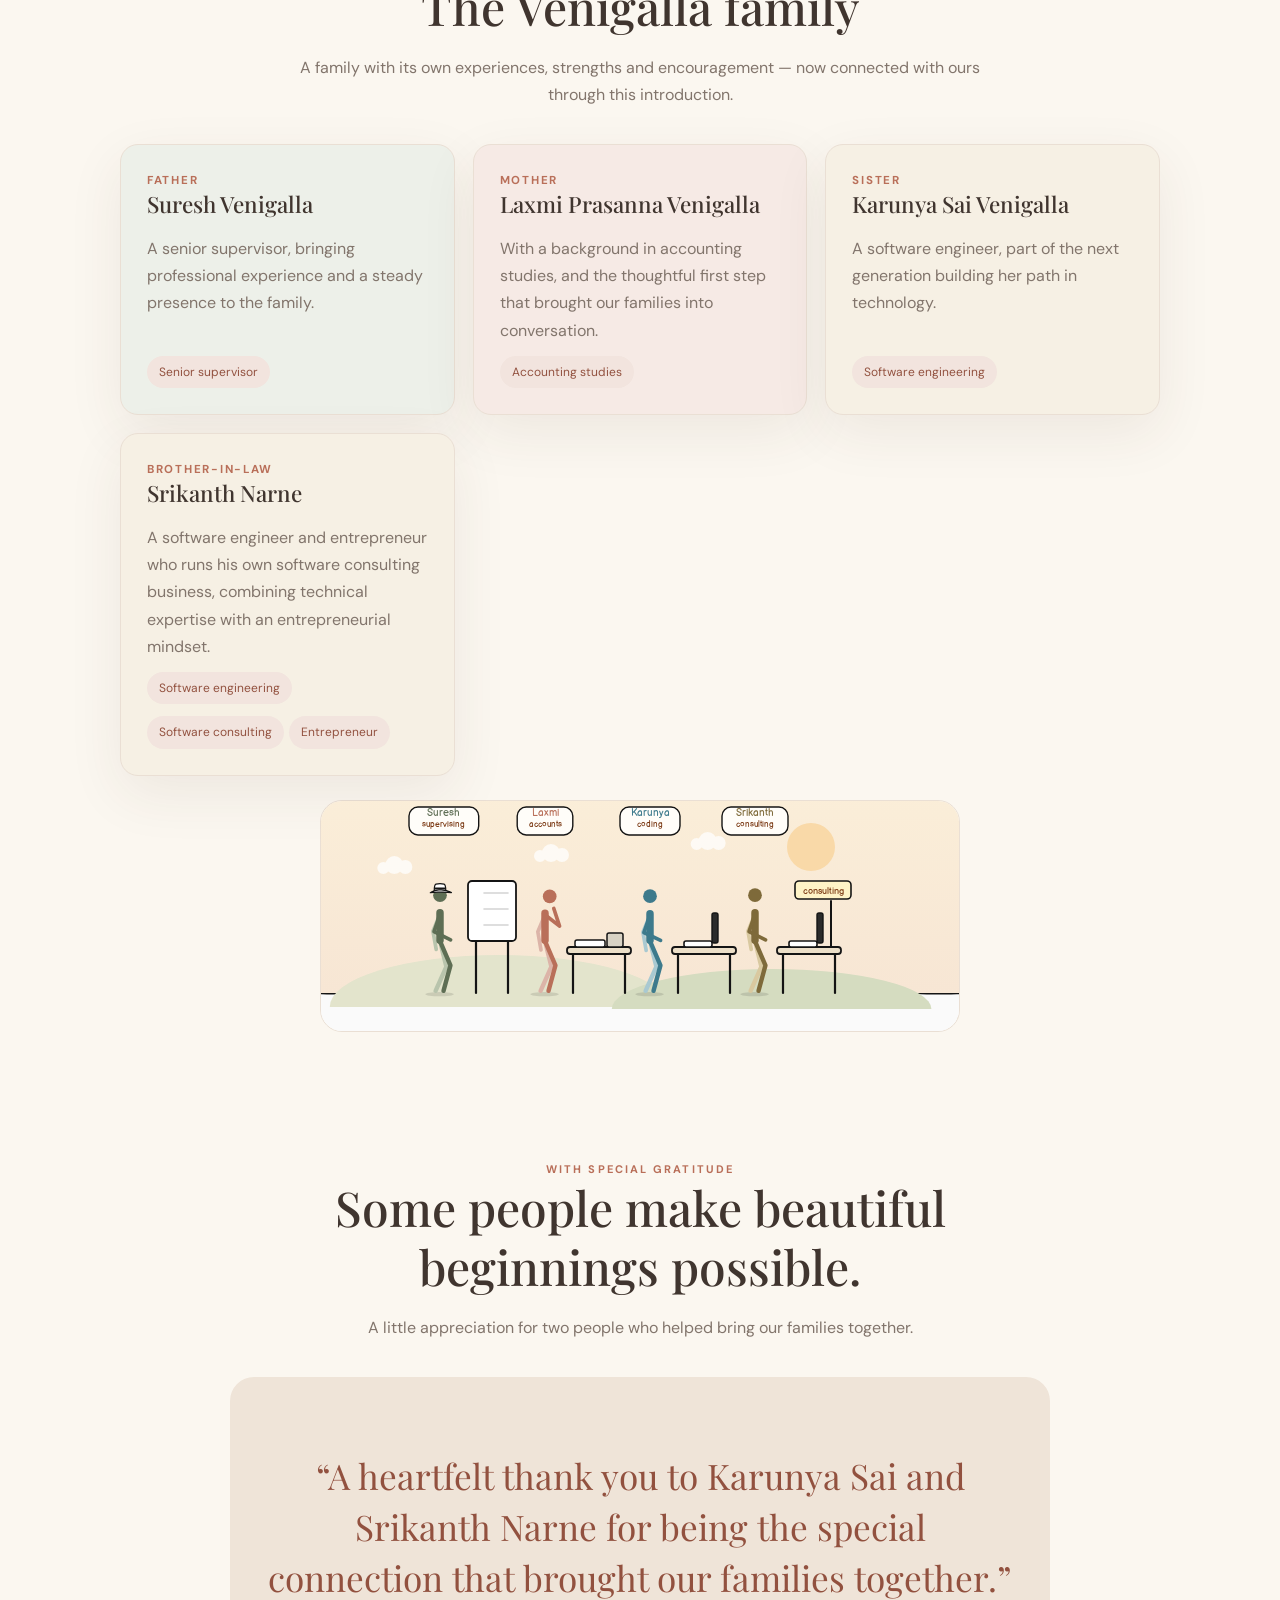
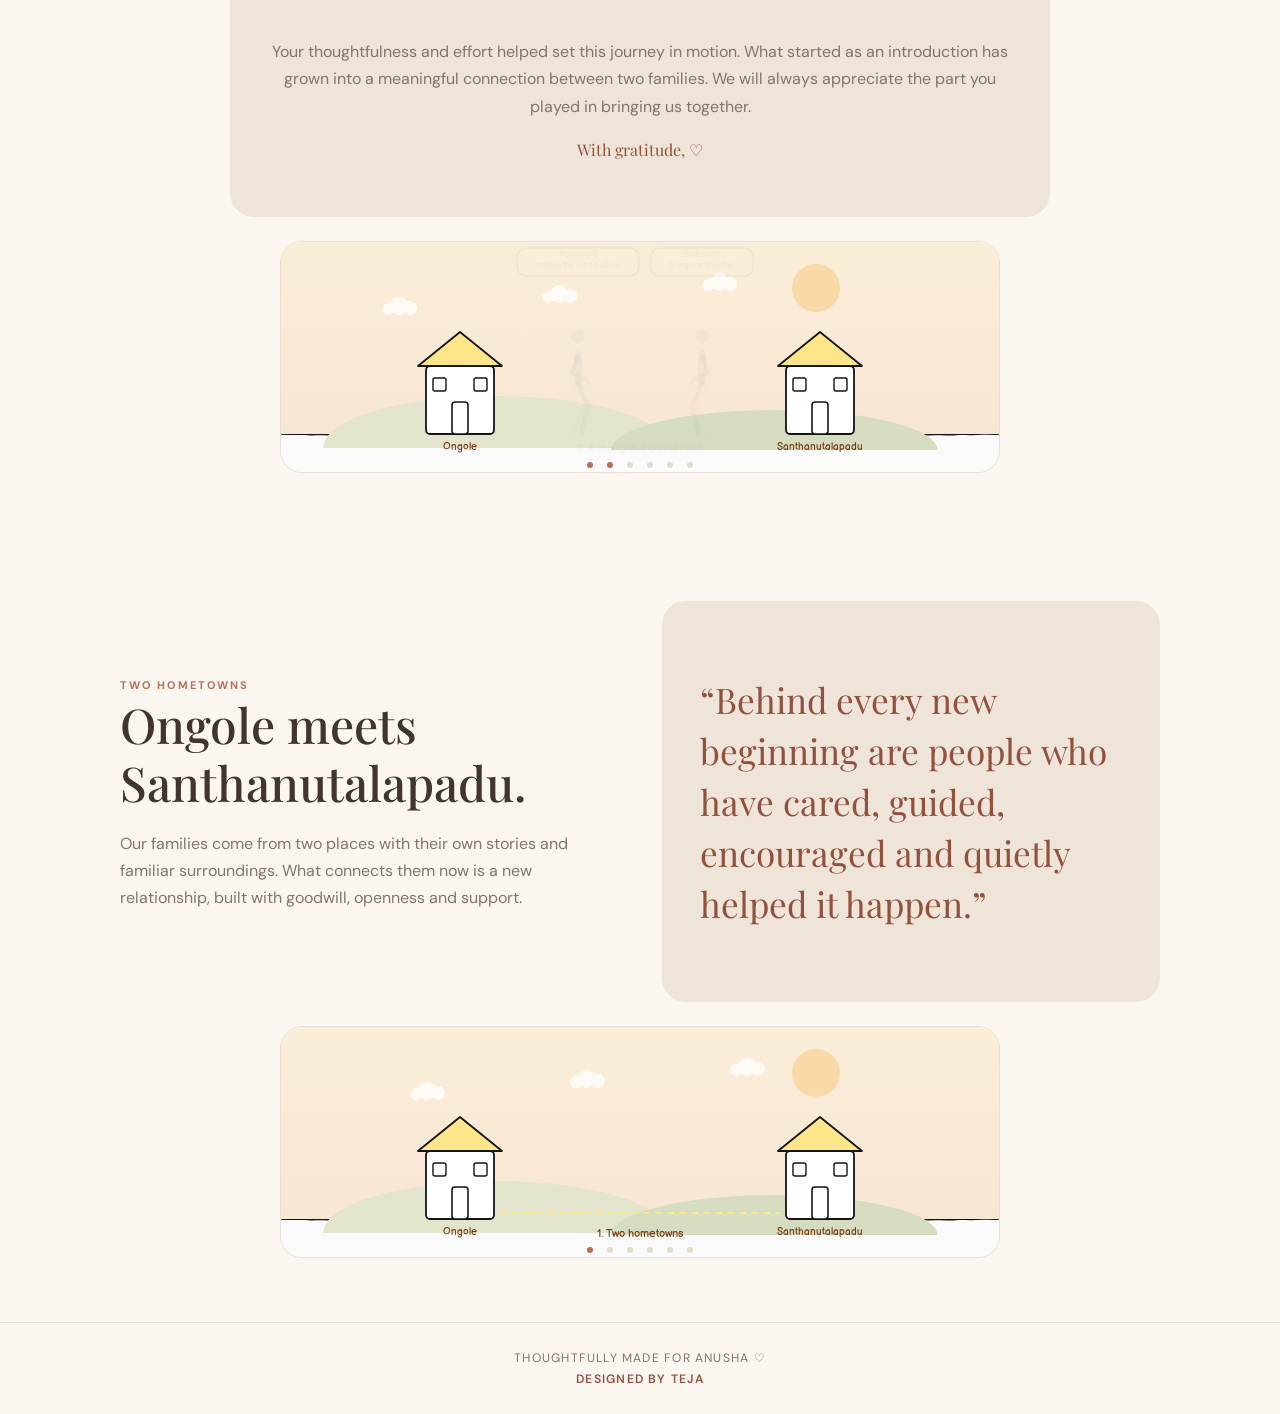
<file: our-families.html>
<!doctype html>
<html lang="en">
<head>
  <meta charset="utf-8">
  <meta name="viewport" content="width=device-width, initial-scale=1">
  <meta name="robots" content="noindex, nofollow">
  <meta name="theme-color" content="#fbf7f0">
  <meta name="description" content="A little introduction to the families behind our story.">
  <title>Our Families | A little something</title>
  <link rel="icon" href="favicon(1).ico" sizes="any">
  <link rel="icon" type="image/svg+xml" href="favicon.svg">
  <link rel="icon" type="image/png" sizes="32x32" href="favicon-32.png">
  <link rel="apple-touch-icon" href="apple-touch-icon.png">
  <link rel="stylesheet" href="styles.css">
</head>
<body>
<header class="site-header">
  <div class="nav-wrap">
    <a class="brand" href="index.html" data-i18n="brand">A little <span>something</span> ♡</a>
    <div class="header-controls">
      <button id="langToggle" class="lang-toggle" type="button" aria-label="Switch language">
        <span class="lang-opt active" data-lang="en">EN</span>
        <span class="lang-opt" data-lang="te">తెలుగు</span>
      </button>
      <button class="menu-toggle" type="button" aria-label="Toggle navigation">Menu</button>
    </div>
    <nav class="nav">
      <a href="index.html" data-i18n="nav.home">Home</a>
      <a href="our-story.html" data-i18n="nav.story">Our Story</a>
      <a href="our-families.html" data-i18n="nav.families">Our Families</a>
      <a href="little-things.html" data-i18n="nav.things">Little Things</a>
      <a href="places.html" data-i18n="nav.places">Places</a>
      <a href="dreams.html" data-i18n="nav.dreams">Dreams & Ideas</a>
      <a href="a-little-note.html" data-i18n="nav.note">A Little Note</a>
    </nav>
  </div>
</header>
<main>
  <section class="hero">
    <div class="container reveal">
      <div class="eyebrow" data-i18n="fam.eyebrow">The people behind our beginning</div>
      <h1 data-i18n="fam.title">Two families One story.</h1>
      <p class="lead" data-i18n="fam.lead">A little appreciation for the people who shaped us, encouraged us and helped bring this new chapter into our lives.</p>
      <div class="stick-frame" style="max-width:720px;margin-top:28px"><stick-scene scene="story-ch4" play="view" style="width:100%;aspect-ratio:480/232"></stick-scene></div>
    </div>
  </section>

  <section class="section">
    <div class="container">
      <div class="section-head">
        <div class="eyebrow" data-i18n="fam.nalluri.eyebrow">From Ongole</div>
        <h2 data-i18n="fam.nalluri.title">The Nalluri family</h2>
        <p data-i18n="fam.nalluri.sub">A family rooted in farming, care, creativity and the everyday values that make a home.</p>
      </div>
      <div class="grid">
        <article class="card soft-sage">
          <div class="number" data-i18n="fam.koteswararao.role">FATHER</div>
          <h3 data-i18n="fam.koteswararao.name">Koteswararao Nalluri</h3>
          <p data-i18n="fam.koteswararao.p">A farmer with hands-on experience in agriculture, particularly tobacco and lentil cultivation.</p>
          <div><span class="pill">Farming</span><span class="pill">Tobacco</span><span class="pill">Lentils</span></div>
        </article>
        <article class="card soft-rose">
          <div class="number" data-i18n="fam.sarada.role">MOTHER</div>
          <h3 data-i18n="fam.sarada.name">Sarada Nalluri</h3>
          <p data-i18n="fam.sarada.p">The heart of the family, with a creative side and an interest in tailoring.</p>
          <div><span class="pill">Family</span><span class="pill">Tailoring</span></div>
        </article>
        <article class="card soft-gold">
          <div class="number" data-i18n="fam.haripriya.role">SISTER</div>
          <h3 data-i18n="fam.haripriya.name">Haripriya Nalluri</h3>
          <p data-i18n="fam.haripriya.p">A software engineer, bringing her own perspective and experience from the world of technology.</p>
          <div><span class="pill">Software engineering</span></div>
        </article>
      </div>
      <div class="stick-frame" style="margin-top:24px;max-width:640px"><stick-scene scene="nalluri-work" play="view" style="height:230px;width:100%"></stick-scene></div>
    </div>
  </section>

  <section class="section">
    <div class="container">
      <div class="section-head">
        <div class="eyebrow" data-i18n="fam.venigalla.eyebrow">From Santhanutalapadu</div>
        <h2 data-i18n="fam.venigalla.title">The Venigalla family</h2>
        <p data-i18n="fam.venigalla.sub">A family with its own experiences, strengths and encouragement — now connected with ours through this introduction.</p>
      </div>
      <div class="grid">
        <article class="card soft-sage">
          <div class="number" data-i18n="fam.suresh.role">FATHER</div>
          <h3 data-i18n="fam.suresh.name">Suresh Venigalla</h3>
          <p data-i18n="fam.suresh.p">A senior supervisor, bringing professional experience and a steady presence to the family.</p>
          <div><span class="pill">Senior supervisor</span></div>
        </article>
        <article class="card soft-rose">
          <div class="number" data-i18n="fam.laxmi.role">MOTHER</div>
          <h3 data-i18n="fam.laxmi.name">Laxmi Prasanna Venigalla</h3>
          <p data-i18n="fam.laxmi.p">With a background in accounting studies, and the thoughtful first step that brought our families into conversation.</p>
          <div><span class="pill">Accounting studies</span></div>
        </article>
        <article class="card soft-gold">
          <div class="number" data-i18n="fam.karunya.role">SISTER</div>
          <h3 data-i18n="fam.karunya.name">Karunya Sai Venigalla</h3>
          <p data-i18n="fam.karunya.p">A software engineer, part of the next generation building her path in technology.</p>
          <div><span class="pill">Software engineering</span></div>
        </article>
        <article class="card soft-gold">
          <div class="number" data-i18n="fam.srikanth.role">BROTHER-IN-LAW</div>
          <h3 data-i18n="fam.srikanth.name">Srikanth Narne</h3>
          <p data-i18n="fam.srikanth.p">A software engineer and entrepreneur who runs his own software consulting business, combining technical expertise with an entrepreneurial mindset.</p>
          <div><span class="pill">Software engineering</span><span class="pill">Software consulting</span><span class="pill">Entrepreneur</span></div>
        </article>
      </div>
      <div class="stick-frame" style="margin-top:24px;max-width:640px"><stick-scene scene="venigalla-work" play="view" style="height:230px;width:100%"></stick-scene></div>
    </div>
  </section>

  <section class="section">
    <div class="container">
      <div class="section-head">
        <div class="eyebrow" data-i18n="fam.grat.eyebrow">With special gratitude</div>
        <h2 data-i18n="fam.grat.title">Some people make beautiful beginnings possible.</h2>
        <p data-i18n="fam.grat.sub">A little appreciation for two people who helped bring our families together.</p>
      </div>
      <div class="note-panel" style="max-width:820px;margin:0 auto;text-align:center">
        <p class="quote" data-i18n="fam.grat.quote">“A heartfelt thank you to Karunya Sai and Srikanth Narne for being the special connection that brought our families together.”</p>
        <p class="muted" data-i18n="fam.grat.p">Your thoughtfulness and effort helped set this journey in motion. What started as an introduction has grown into a meaningful connection between two families. We will always appreciate the part you played in bringing us together.</p>
        <p style="color:var(--terra-dark);font-family:'Playfair Display',serif">With gratitude, ♡</p>
      </div>
      <div class="stick-frame" style="max-width:720px;margin-top:24px"><stick-scene scene="story-ch2" play="view" style="width:100%;aspect-ratio:480/232"></stick-scene></div>
    </div>
  </section>

  <section class="section">
    <div class="container split">
      <div>
        <div class="eyebrow" data-i18n="fam.town.eyebrow">Two hometowns</div>
        <h2 data-i18n="fam.town.title">Ongole meets Santhanutalapadu.</h2>
        <p class="muted" data-i18n="fam.town.p">Our families come from two places with their own stories and familiar surroundings. What connects them now is a new relationship, built with goodwill, openness and support.</p>
      </div>
      <div class="note-panel">
        <p class="quote" data-i18n="fam.town.quote">“Behind every new beginning are people who have cared, guided, encouraged and quietly helped it happen.”</p>
      </div>
    </div>
    <div class="container" style="margin-top:24px"><div class="stick-frame" style="max-width:720px;margin-top:0"><stick-scene scene="story-ch1" play="view" style="width:100%;aspect-ratio:480/232"></stick-scene></div></div>
  </section>
</main>
<footer class="footer">
  <span data-i18n="footer.line1">THOUGHTFULLY MADE FOR ANUSHA <span>♡</span></span>
  <strong data-i18n="footer.line2">DESIGNED BY TEJA</strong>
</footer>
<script src="script.js"></script>
<script src="stick.js" defer></script>
<script src="scene-kit.js" defer></script>
<script src="scene-families.js" defer></script>
<script src="scene-story-film.js" defer></script>
<script src="scene-chapters.js" defer></script>
</body>
</html>
</file>
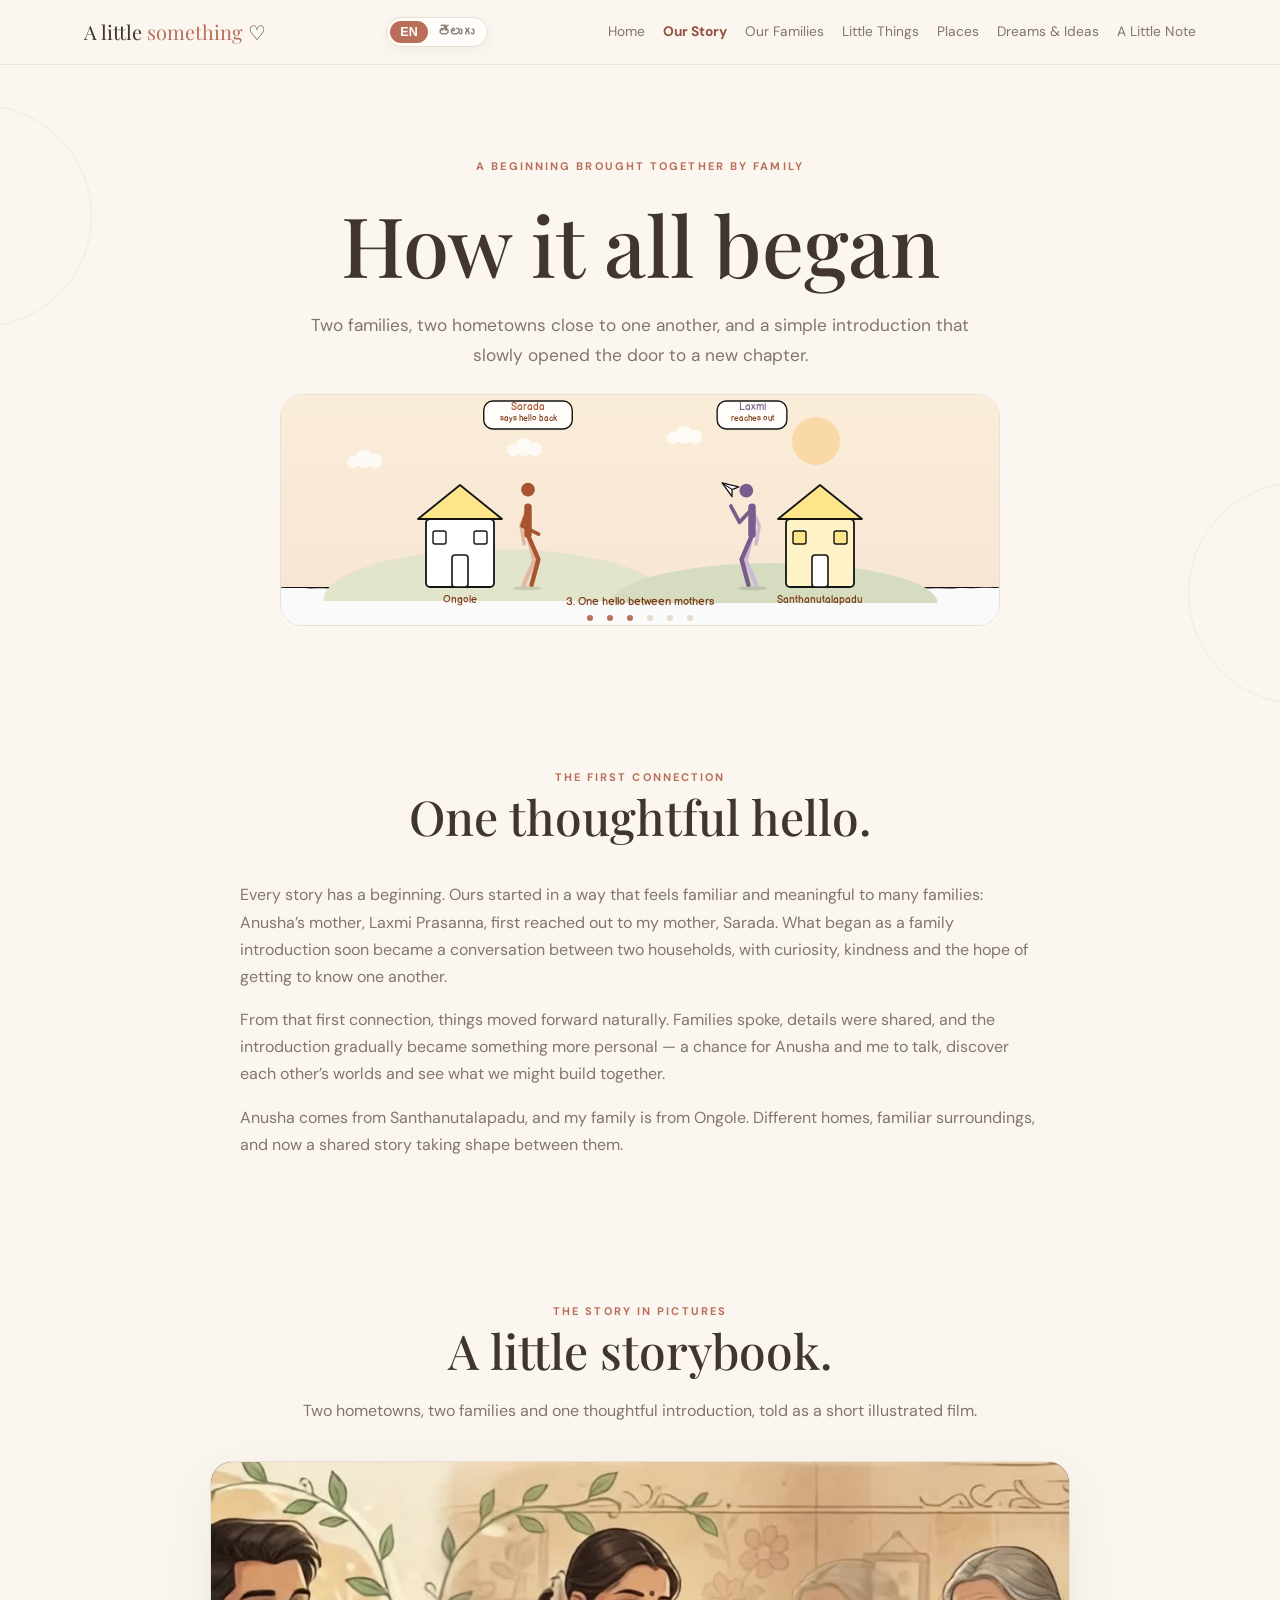
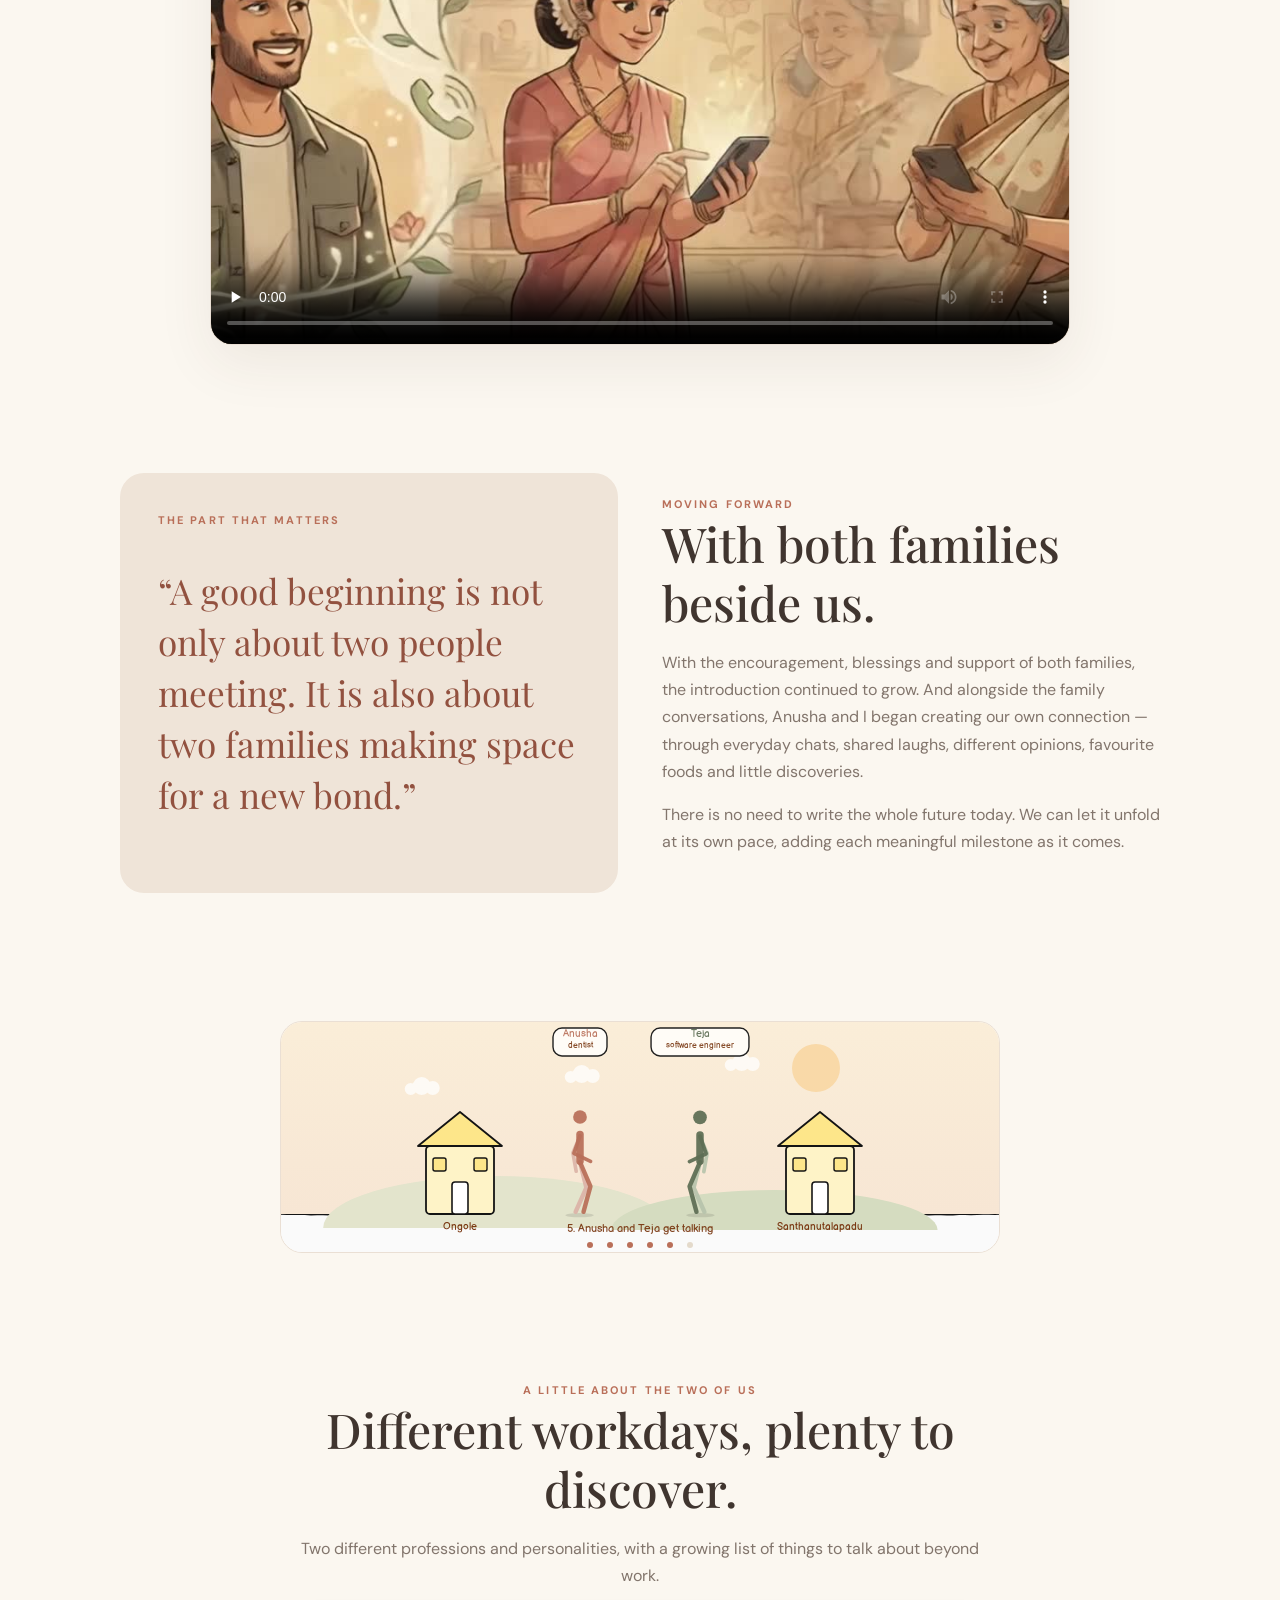
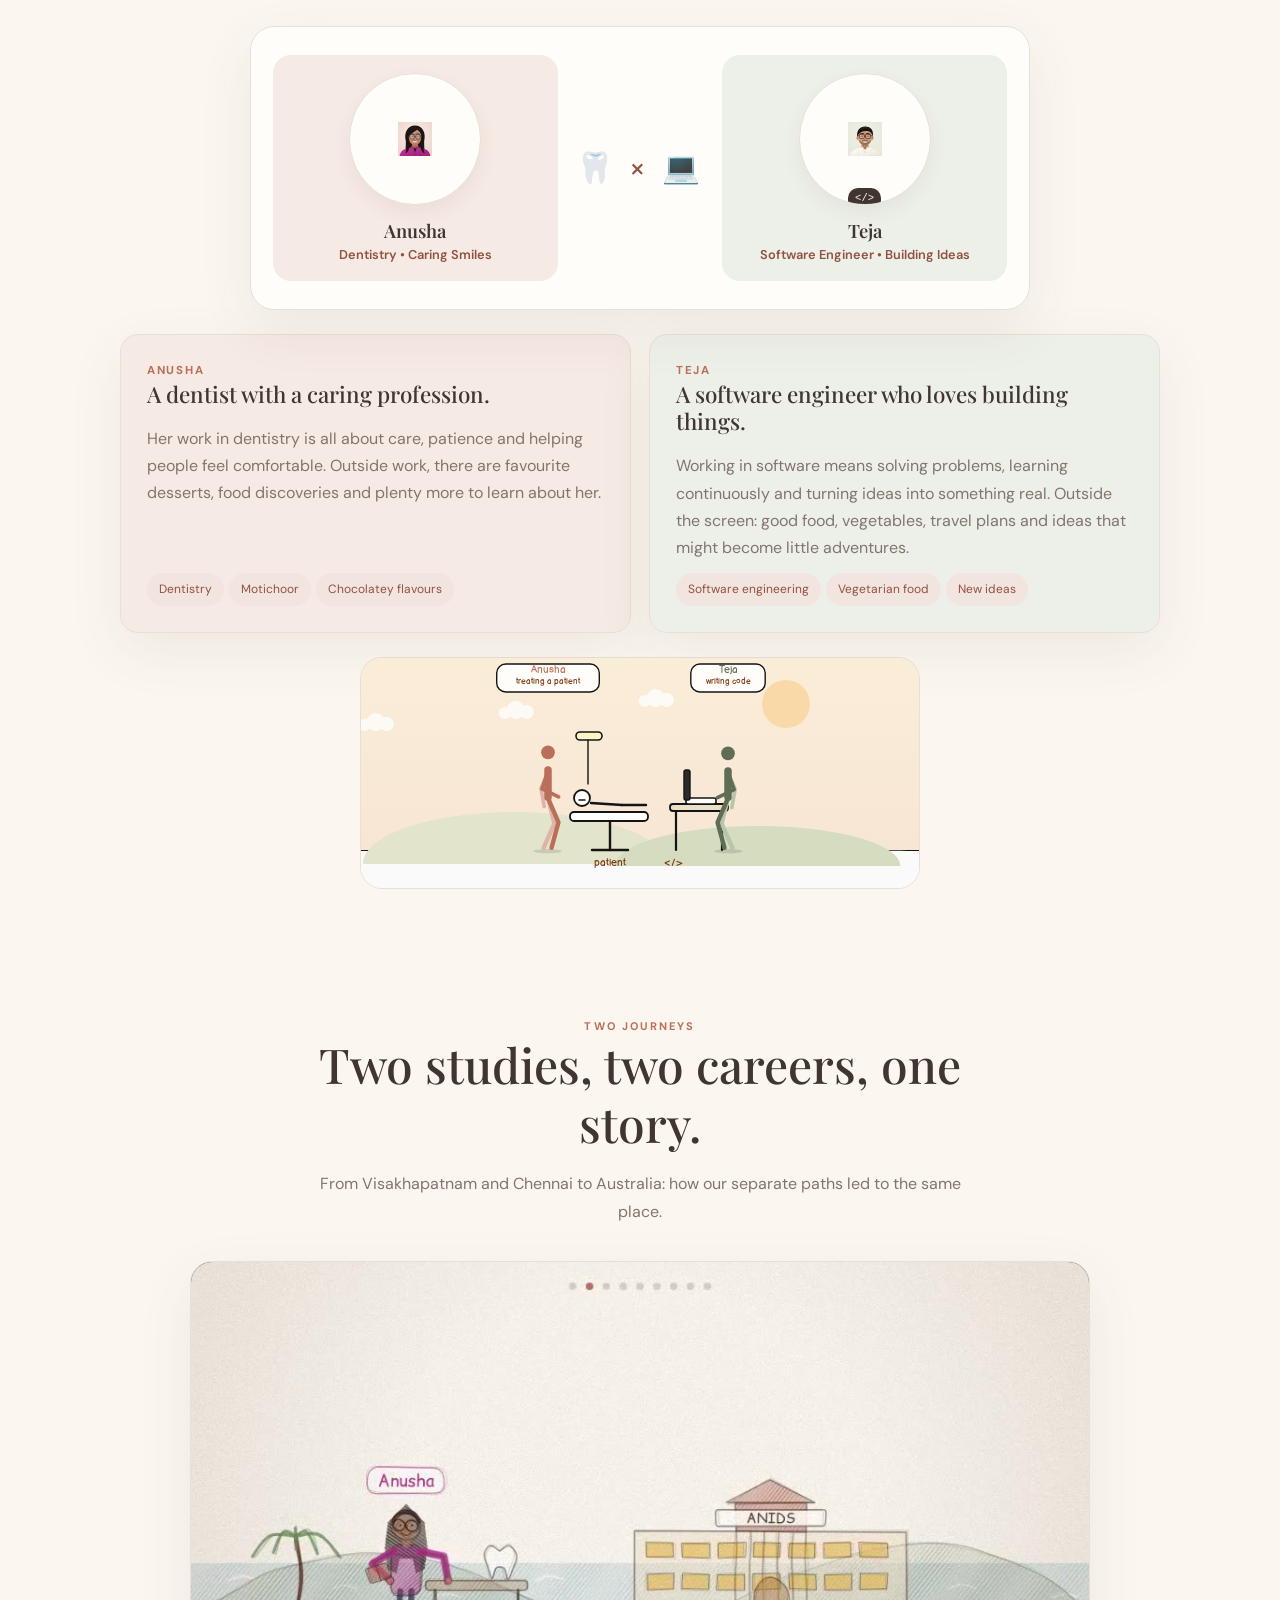
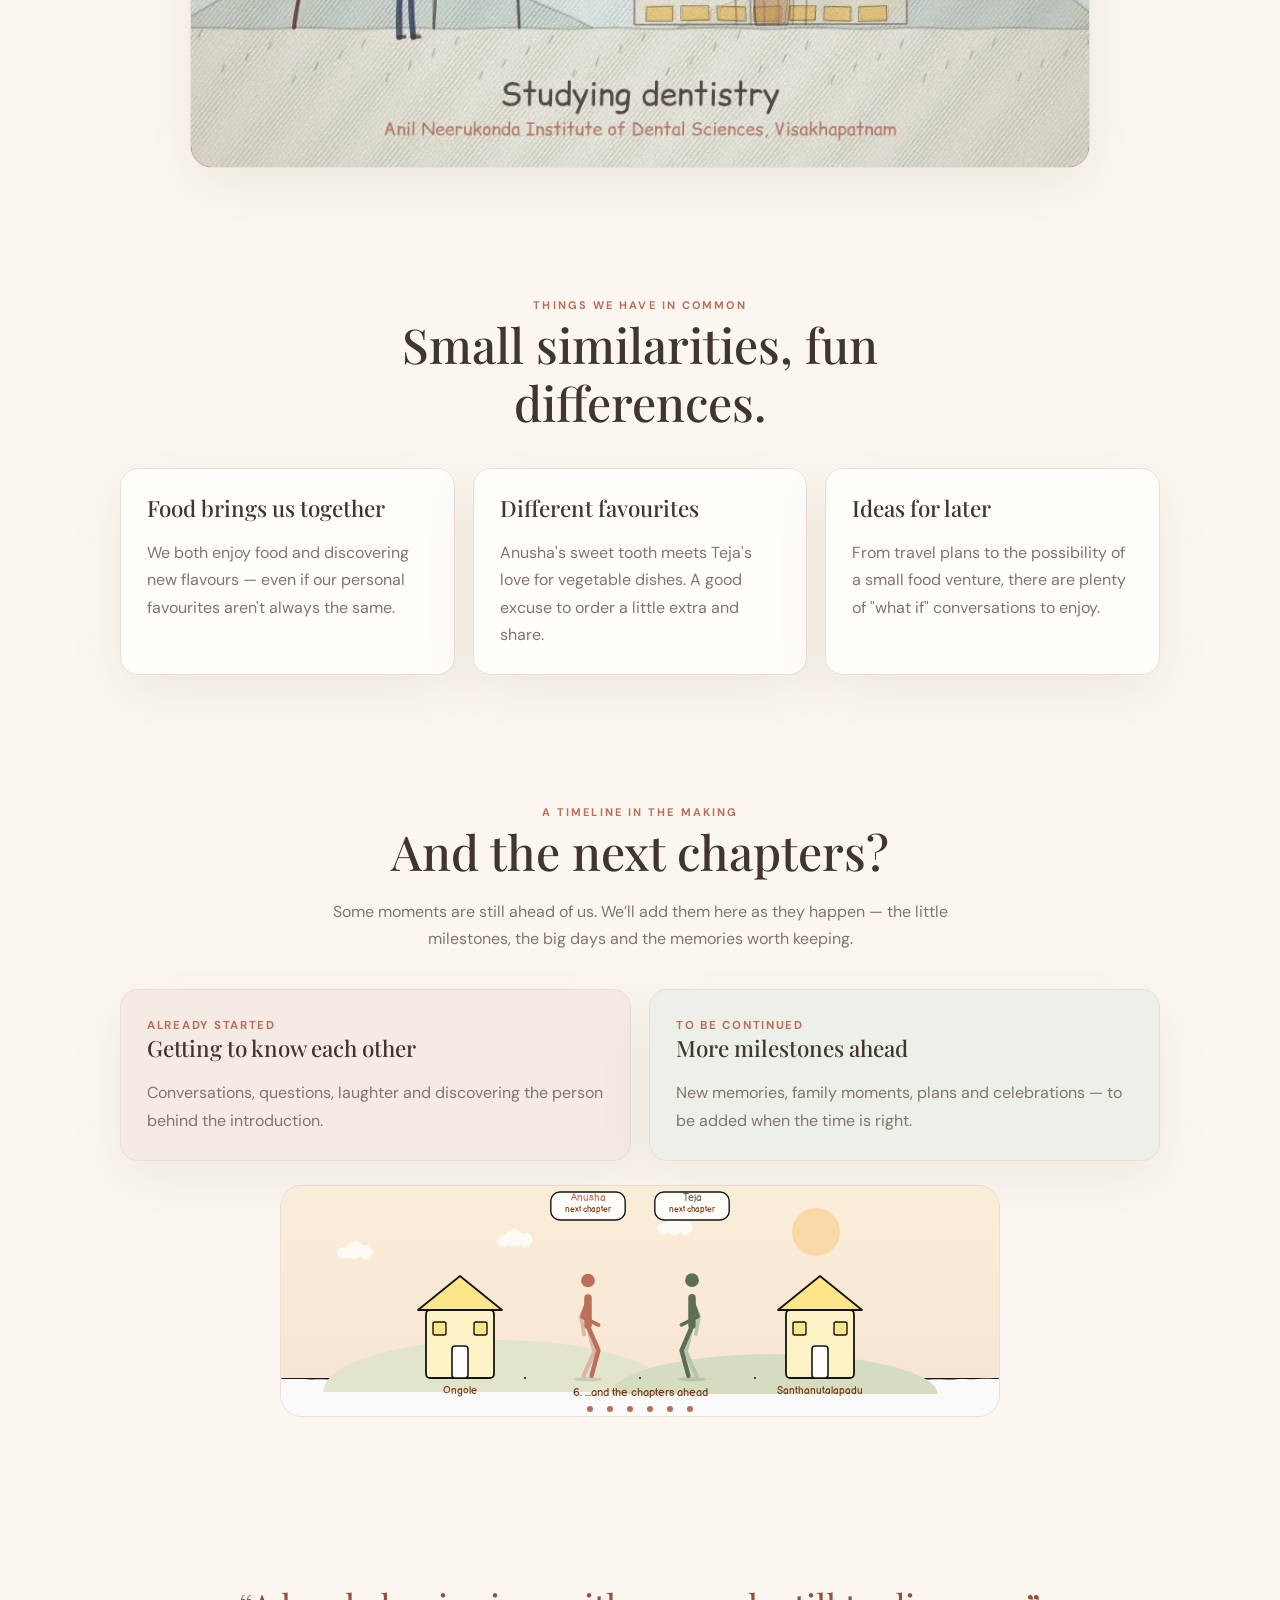
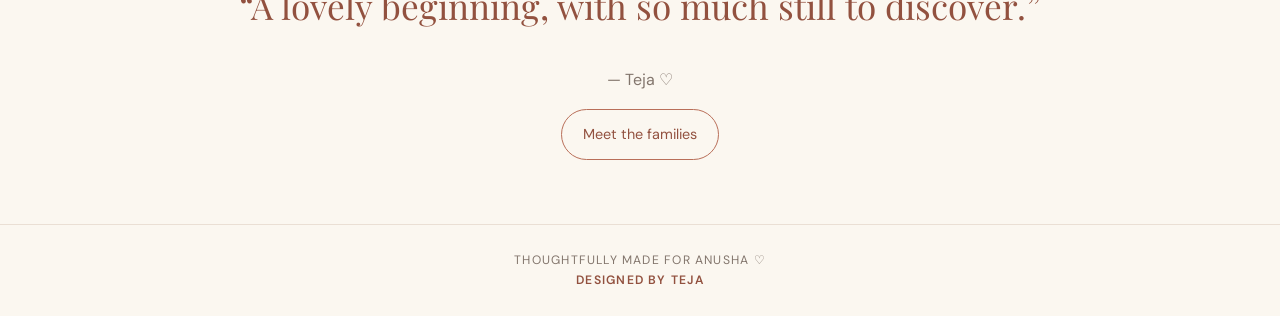
<file: our-story.html>
<!doctype html>
<html lang="en">
<head>
  <meta charset="utf-8">
  <meta name="viewport" content="width=device-width, initial-scale=1">
  <meta name="robots" content="noindex, nofollow">
  <meta name="theme-color" content="#fbf7f0">
  <meta name="description" content="The story of two families, one introduction and a new chapter.">
  <title>Our Story | A little something</title>
  <link rel="icon" href="favicon(1).ico" sizes="any">
  <link rel="icon" type="image/svg+xml" href="favicon.svg">
  <link rel="icon" type="image/png" sizes="32x32" href="favicon-32.png">
  <link rel="apple-touch-icon" href="apple-touch-icon.png">
  <link rel="stylesheet" href="styles.css">
</head>
<body>
<header class="site-header">
  <div class="nav-wrap">
    <a class="brand" href="index.html" data-i18n="brand">A little <span>something</span> ♡</a>
    <div class="header-controls">
      <button id="langToggle" class="lang-toggle" type="button" aria-label="Switch language">
        <span class="lang-opt active" data-lang="en">EN</span>
        <span class="lang-opt" data-lang="te">తెలుగు</span>
      </button>
      <button class="menu-toggle" type="button" aria-label="Toggle navigation">Menu</button>
    </div>
    <nav class="nav">
      <a href="index.html" data-i18n="nav.home">Home</a>
      <a href="our-story.html" data-i18n="nav.story">Our Story</a>
      <a href="our-families.html" data-i18n="nav.families">Our Families</a>
      <a href="little-things.html" data-i18n="nav.things">Little Things</a>
      <a href="places.html" data-i18n="nav.places">Places</a>
      <a href="dreams.html" data-i18n="nav.dreams">Dreams & Ideas</a>
      <a href="a-little-note.html" data-i18n="nav.note">A Little Note</a>
    </nav>
  </div>
</header>
<main>
  <section class="hero">
    <div class="container reveal">
      <div class="eyebrow" data-i18n="story.eyebrow">A beginning brought together by family</div>
      <h1 data-i18n="story.title">How it all began</h1>
      <p class="lead" data-i18n="story.lead">Two families, two hometowns close to one another, and a simple introduction that slowly opened the door to a new chapter.</p>
      <div class="stick-frame" style="max-width:720px;margin:24px auto 0"><stick-scene scene="story-ch3" play="view" style="width:100%;aspect-ratio:480/232"></stick-scene></div>
    </div>
  </section>

  <section class="section">
    <div class="container" style="max-width:800px">
      <div class="section-head">
        <div class="eyebrow" data-i18n="story.conn.eyebrow">The first connection</div>
        <h2 data-i18n="story.conn.title">One thoughtful hello.</h2>
      </div>
      <p class="muted" data-i18n="story.conn.p1">Every story has a beginning. Ours started in a way that feels familiar and meaningful to many families: Anusha’s mother, Laxmi Prasanna, first reached out to my mother, Sarada. What began as a family introduction soon became a conversation between two households, with curiosity, kindness and the hope of getting to know one another.</p>
      <p class="muted" data-i18n="story.conn.p2">From that first connection, things moved forward naturally. Families spoke, details were shared, and the introduction gradually became something more personal — a chance for Anusha and me to talk, discover each other’s worlds and see what we might build together.</p>
      <p class="muted" data-i18n="story.conn.p3">Anusha comes from Santhanutalapadu, and my family is from Ongole. Different homes, familiar surroundings, and now a shared story taking shape between them.</p>
    </div>
  </section>

  <section class="section">
    <div class="container" style="max-width:860px">
      <div class="section-head">
        <div class="eyebrow" data-i18n="story.video.eyebrow">The story in pictures</div>
        <h2 data-i18n="story.video.title">A little storybook.</h2>
        <p data-i18n="story.video.sub">Two hometowns, two families and one thoughtful introduction, told as a short illustrated film.</p>
      </div>
      <figure class="video-frame">
        <video controls playsinline preload="none" poster="our-storybook-poster.jpg" aria-label="A short illustrated storybook of how our two families came together">
          <source src="our-storybook.mp4" type="video/mp4">
        </video>
      </figure>
    </div>
  </section>

  <section class="section">
    <div class="container split">
      <div class="note-panel">
        <div class="eyebrow" data-i18n="story.quote.eyebrow">The part that matters</div>
        <p class="quote" data-i18n="story.quote.text">“A good beginning is not only about two people meeting. It is also about two families making space for a new bond.”</p>
      </div>
      <div>
        <div class="eyebrow" data-i18n="story.move.eyebrow">Moving forward</div>
        <h2 data-i18n="story.move.title">With both families beside us.</h2>
        <p class="muted" data-i18n="story.move.p1">With the encouragement, blessings and support of both families, the introduction continued to grow. And alongside the family conversations, Anusha and I began creating our own connection — through everyday chats, shared laughs, different opinions, favourite foods and little discoveries.</p>
        <p class="muted" data-i18n="story.move.p2">There is no need to write the whole future today. We can let it unfold at its own pace, adding each meaningful milestone as it comes.</p>
      </div>
    </div>
  </section>

  <section class="section">
    <div class="container">
      <div class="stick-frame" style="max-width:720px;margin-top:0"><stick-scene scene="story-ch5" play="view" style="width:100%;aspect-ratio:480/232"></stick-scene></div>
    </div>
  </section>

  <section class="section">
    <div class="container">
      <div class="section-head">
        <div class="eyebrow" data-i18n="story.about.eyebrow">A little about the two of us</div>
        <h2 data-i18n="story.about.title">Different workdays, plenty to discover.</h2>
        <p data-i18n="story.about.sub">Two different professions and personalities, with a growing list of things to talk about beyond work.</p>
      </div>
      <div class="duo-stage" aria-label="Anusha Dentistry and Teja Software Engineering 2D illustration">
        <div class="duo-node anusha-node">
          <div class="duo-icon-box" style="width:132px;height:132px;overflow:hidden">
            <span class="sparkle-dot"></span>
            <!-- Illustrated Portrait (Anusha) -->
            <svg viewBox="0 0 200 200" width="100%" height="100%" xmlns="http://www.w3.org/2000/svg" role="img" aria-label="Illustration of Anusha">
              <defs>
              <linearGradient id="aSkin" x1="0" y1="0" x2="1" y2="1"><stop offset="0" stop-color="#D49672"/><stop offset="1" stop-color="#BF8260"/></linearGradient>
              <linearGradient id="aNeck" x1="0" y1="0" x2="0" y2="1"><stop offset="0" stop-color="#9F6444"/><stop offset="1" stop-color="#B97B59"/></linearGradient>
              <linearGradient id="aJacket" x1="0" y1="0" x2="1" y2="1"><stop offset="0" stop-color="#C8349F"/><stop offset="1" stop-color="#99207A"/></linearGradient>
              <radialGradient id="aBg" cx=".5" cy=".4" r=".7"><stop offset="0" stop-color="#F9EEE9"/><stop offset="1" stop-color="#EDD4CC"/></radialGradient>
              </defs>
              <rect width="200" height="200" fill="url(#aBg)"/>
              <!-- back hair -->
              <path d="M46 112C34 62 56 20 100 20C144 20 166 62 154 112C152 140 160 164 152 196L48 196C40 164 48 140 46 112Z" fill="#1D1512"/>
              <!-- jacket -->
              <path d="M10 200C12 164 48 148 100 148C152 148 188 164 190 200Z" fill="url(#aJacket)"/>
              <path d="M100 168V200" stroke="#7A1760" stroke-width="2.4" stroke-linecap="round"/>
              <path d="M60 162C66 178 68 190 66 200M140 162C134 178 132 190 134 200" stroke="#8B1C6D" stroke-width="2" fill="none" stroke-linecap="round" opacity=".6"/>
              <!-- neck -->
              <path d="M82 118V152C90 164 110 164 118 152V118Z" fill="url(#aNeck)"/>
              <path d="M82 142C92 152 108 152 118 142V152C110 164 90 164 82 152Z" fill="#8F5A3E" opacity=".4"/>
              <!-- tee + collar -->
              <path d="M88 152L100 176L112 152Z" fill="#1A1412"/>
              <path d="M74 148C78 134 90 150 100 156C110 150 122 134 126 148C118 160 82 160 74 148Z" fill="#AA2886"/>
              <path d="M74 148C78 134 90 150 100 156" stroke="#7A1760" stroke-width="1.6" fill="none"/><path d="M126 148C122 134 110 150 100 156" stroke="#7A1760" stroke-width="1.6" fill="none"/>
              <!-- face -->
              <path d="M62 88C62 56 78 42 100 42C122 42 138 56 138 88C138 116 122 134 100 134C78 134 62 116 62 88Z" fill="url(#aSkin)"/>
              <ellipse cx="74" cy="106" rx="9" ry="6" fill="#E28A78" opacity=".3"/><ellipse cx="126" cy="106" rx="9" ry="6" fill="#E28A78" opacity=".3"/>
              <!-- front hair -->
              <path d="M60 94C52 54 74 30 100 30C128 30 150 54 140 94C138 70 128 52 112 46C98 58 74 66 60 94Z" fill="#1D1512"/>
              <path d="M76 40C90 32 110 32 126 42" stroke="#5B4A42" stroke-width="2" stroke-linecap="round" fill="none" opacity=".55"/>
              <path d="M62 90C50 112 54 146 44 184C58 182 68 160 68 130C68 114 66 100 62 90Z" fill="#1D1512"/>
              <path d="M138 90C150 112 146 146 156 184C142 182 132 160 132 130C132 114 134 100 138 90Z" fill="#1D1512"/>
              <path d="M54 130C52 150 50 166 46 178M146 130C148 150 150 166 154 178" stroke="#4A3A33" stroke-width="1.6" fill="none" stroke-linecap="round" opacity=".45"/>
              <!-- brows -->
              <path d="M70 75C76 68 88 68 95 73M105 73C112 68 124 68 130 75" stroke="#1D1512" stroke-width="4" stroke-linecap="round" fill="none"/>
              <!-- eyes -->
              <ellipse cx="82" cy="87" rx="7.2" ry="4.4" fill="#fff"/><ellipse cx="118" cy="87" rx="7.2" ry="4.4" fill="#fff"/>
              <circle cx="82.5" cy="87" r="3.6" fill="#3B2A21"/><circle cx="117.5" cy="87" r="3.6" fill="#3B2A21"/>
              <circle cx="82.5" cy="87" r="1.7" fill="#120D0A"/><circle cx="117.5" cy="87" r="1.7" fill="#120D0A"/>
              <circle cx="83.7" cy="85.8" r=".9" fill="#fff"/><circle cx="118.7" cy="85.8" r=".9" fill="#fff"/>
              <path d="M74 86C78 81 87 81 90 86M110 86C113 81 122 81 126 86" stroke="#1A1411" stroke-width="2.2" stroke-linecap="round" fill="none"/>
              <!-- glasses -->
              <circle cx="82" cy="87" r="14.5" fill="#fff" fill-opacity=".14" stroke="#2A2D4A" stroke-width="3.2"/>
              <circle cx="118" cy="87" r="14.5" fill="#fff" fill-opacity=".14" stroke="#2A2D4A" stroke-width="3.2"/>
              <path d="M96.5 85Q100 82 103.5 85M67.5 84L62 82M132.5 84L138 82" stroke="#2A2D4A" stroke-width="2.8" stroke-linecap="round" fill="none"/>
              <path d="M72 80C75 77 79 76 83 77" stroke="#fff" stroke-width="1.6" stroke-linecap="round" fill="none" opacity=".55"/><path d="M108 80C111 77 115 76 119 77" stroke="#fff" stroke-width="1.6" stroke-linecap="round" fill="none" opacity=".55"/>
              <!-- nose -->
              <path d="M100 92C99 100 96 105 95 108C98 112 102 112 105 108" stroke="#A86B4B" stroke-width="2.3" stroke-linecap="round" stroke-linejoin="round" fill="none"/>
              <!-- smile -->
              <path d="M82 113C92 111 108 111 118 113C115 126 85 126 82 113Z" fill="#fff"/>
              <path d="M86 117C94 119 106 119 114 117" stroke="#E6DED2" stroke-width="1.4" fill="none"/>
              <path d="M82 113C92 111 108 111 118 113C115 126 85 126 82 113Z" fill="none" stroke="#8A3D36" stroke-width="2.6" stroke-linejoin="round"/>
              <path d="M93 122C97 125 103 125 107 122" stroke="#C0645E" stroke-width="2" stroke-linecap="round" fill="none" opacity=".7"/>
              </svg>
          </div>
          <div class="duo-name" data-i18n="duo.anusha.name">Anusha</div>
          <div class="duo-role" data-i18n="duo.anusha.role">Dentistry • Caring Smiles</div>
        </div>

        <div class="duo-bridge">
          <span class="eyebrow bridge-caption" role="img" aria-label="Care and code">🦷 × 💻</span>
        </div>

        <div class="duo-node teja-node">
          <div class="duo-icon-box" style="width:132px;height:132px;overflow:hidden">
            <!-- Illustrated Portrait (Teja) -->
            <svg viewBox="0 0 200 200" width="100%" height="100%" xmlns="http://www.w3.org/2000/svg" role="img" aria-label="Illustration of Teja">
              <defs>
              <linearGradient id="tSkin" x1="0" y1="0" x2="1" y2="1"><stop offset="0" stop-color="#DDA783"/><stop offset="1" stop-color="#C98F6B"/></linearGradient>
              <linearGradient id="tNeck" x1="0" y1="0" x2="0" y2="1"><stop offset="0" stop-color="#A9704F"/><stop offset="1" stop-color="#C58B68"/></linearGradient>
              <linearGradient id="tShirt" x1="0" y1="0" x2="1" y2="1"><stop offset="0" stop-color="#FFFFFF"/><stop offset="1" stop-color="#EDE6D8"/></linearGradient>
              <radialGradient id="tBg" cx=".5" cy=".4" r=".7"><stop offset="0" stop-color="#F3EEE4"/><stop offset="1" stop-color="#E3EADB"/></radialGradient>
              </defs>
              <rect width="200" height="200" fill="url(#tBg)"/>
              <!-- shirt -->
              <path d="M10 200C12 164 48 148 100 148C152 148 188 164 190 200Z" fill="url(#tShirt)" stroke="#E2D8C6" stroke-width="2"/>
              <path d="M60 160C64 176 66 190 64 200M140 160C136 176 134 190 136 200" stroke="#E6DDCC" stroke-width="2" fill="none" stroke-linecap="round"/>
              <!-- neck -->
              <path d="M80 118V150C88 164 112 164 120 150V118Z" fill="url(#tNeck)"/>
              <path d="M80 140C90 150 110 150 120 140V150C112 162 88 162 80 150Z" fill="#9A6244" opacity=".45"/>
              <!-- collar -->
              <path d="M78 148L100 180L88 146Z" fill="#fff" stroke="#DDD2BF" stroke-width="2" stroke-linejoin="round"/>
              <path d="M122 148L100 180L112 146Z" fill="#fff" stroke="#DDD2BF" stroke-width="2" stroke-linejoin="round"/>
              <!-- ears -->
              <ellipse cx="57" cy="94" rx="7" ry="11" fill="#C58B68"/><ellipse cx="143" cy="94" rx="7" ry="11" fill="#C58B68"/>
              <path d="M55 90C57 92 57 98 55 100M145 90C143 92 143 98 145 100" stroke="#A9704F" stroke-width="2" fill="none" stroke-linecap="round"/>
              <!-- face -->
              <path d="M60 88C60 56 78 40 100 40C122 40 140 56 140 88C140 116 124 136 100 136C76 136 60 116 60 88Z" fill="url(#tSkin)"/>
              <ellipse cx="73" cy="106" rx="9" ry="6" fill="#E59A80" opacity=".28"/><ellipse cx="127" cy="106" rx="9" ry="6" fill="#E59A80" opacity=".28"/>
              <!-- beard -->
              <path d="M60.5 94C62 120 78 135.5 100 135.5C122 135.5 138 120 139.5 94C136 112 124 120 100 120C76 120 64 112 60.5 94Z" fill="#4A3A30" opacity=".42"/>
              <path d="M82 110C90 103 110 103 118 110C112 114 88 114 82 110Z" fill="#2A211B" opacity=".4"/>
              <!-- hair -->
              <path d="M55 90C48 52 68 26 102 26C136 26 154 52 145 90C143 72 135 60 121 55C104 50 82 54 69 66C62 72 57 80 55 90Z" fill="#191412"/>
              <path d="M68 46C80 26 122 24 136 46C122 36 92 34 68 46Z" fill="#241C18"/>
              <path d="M82 36C96 30 112 30 126 38" stroke="#5A4C44" stroke-width="2" stroke-linecap="round" fill="none" opacity=".6"/>
              <!-- brows -->
              <path d="M69 73C75 66 88 65 95 70M105 70C112 65 125 66 131 73" stroke="#191412" stroke-width="5" stroke-linecap="round" fill="none"/>
              <!-- eyes -->
              <ellipse cx="81" cy="86" rx="7" ry="4.2" fill="#fff"/><ellipse cx="119" cy="86" rx="7" ry="4.2" fill="#fff"/>
              <circle cx="82" cy="86" r="3.4" fill="#3A2A22"/><circle cx="118" cy="86" r="3.4" fill="#3A2A22"/>
              <circle cx="82" cy="86" r="1.6" fill="#120D0A"/><circle cx="118" cy="86" r="1.6" fill="#120D0A"/>
              <circle cx="83.2" cy="84.8" r=".9" fill="#fff"/><circle cx="119.2" cy="84.8" r=".9" fill="#fff"/>
              <path d="M73 85C77 80 86 80 89 85M111 85C114 80 123 80 127 85" stroke="#1A1411" stroke-width="2.2" stroke-linecap="round" fill="none"/>
              <!-- glasses -->
              <rect x="66" y="74" width="31" height="23" rx="8" fill="#fff" fill-opacity=".14" stroke="#1F1815" stroke-width="3.4"/>
              <rect x="103" y="74" width="31" height="23" rx="8" fill="#fff" fill-opacity=".14" stroke="#1F1815" stroke-width="3.4"/>
              <path d="M97 82Q100 79 103 82M66 80L57 78M134 80L143 78" stroke="#1F1815" stroke-width="3" stroke-linecap="round" fill="none"/>
              <path d="M71 79L80 79" stroke="#fff" stroke-width="1.6" stroke-linecap="round" opacity=".5"/><path d="M108 79L117 79" stroke="#fff" stroke-width="1.6" stroke-linecap="round" opacity=".5"/>
              <!-- nose -->
              <path d="M100 90C99 99 96 104 95 108C98 112 102 112 105 108" stroke="#B07652" stroke-width="2.4" stroke-linecap="round" stroke-linejoin="round" fill="none"/>
              <!-- smile -->
              <path d="M84 114C92 112 108 112 116 114C113 127 87 127 84 114Z" fill="#fff"/>
              <path d="M86 118C94 120 106 120 114 118" stroke="#E6DED2" stroke-width="1.4" fill="none"/>
              <path d="M84 114C92 112 108 112 116 114C113 127 87 127 84 114Z" fill="none" stroke="#7A3A2C" stroke-width="2.4" stroke-linejoin="round"/>
              <path d="M93 123C97 126 103 126 107 123" stroke="#B5645A" stroke-width="2" stroke-linecap="round" fill="none" opacity=".7"/>
              </svg>
            <span class="code-badge">&lt;/&gt;</span>
          </div>
          <div class="duo-name" data-i18n="duo.teja.name">Teja</div>
          <div class="duo-role" data-i18n="duo.teja.role">Software Engineer • Building Ideas</div>
        </div>
      </div>
      <div class="grid two" style="margin-top:24px">
        <article class="card soft-rose">
          <div class="number" data-i18n="duo.anusha.name">ANUSHA</div>
          <h3 data-i18n="story.anusha.title">A dentist with a caring profession.</h3>
          <p data-i18n="story.anusha.p">Her work in dentistry is all about care, patience and helping people feel comfortable. Outside work, there are favourite desserts, food discoveries and plenty more to learn about her.</p>
          <div><span class="pill">Dentistry</span><span class="pill">Motichoor</span><span class="pill">Chocolatey flavours</span></div>
        </article>
        <article class="card soft-sage">
          <div class="number" data-i18n="duo.teja.name">TEJA</div>
          <h3 data-i18n="story.teja.title">A software engineer who loves building things.</h3>
          <p data-i18n="story.teja.p">Working in software means solving problems, learning continuously and turning ideas into something real. Outside the screen: good food, vegetables, travel plans and ideas that might become little adventures.</p>
          <div><span class="pill">Software engineering</span><span class="pill">Vegetarian food</span><span class="pill">New ideas</span></div>
        </article>
      </div>
      <div class="stick-frame" style="margin-top:24px"><stick-scene scene="care-x-code" play="view" style="height:230px;width:100%"></stick-scene></div>
    </div>
  </section>

  <section class="section">
    <div class="container" style="max-width:900px">
      <div class="section-head">
        <div class="eyebrow" data-i18n="story.journeys.eyebrow">Two journeys</div>
        <h2 data-i18n="story.journeys.title">Two studies, two careers, one story.</h2>
        <p data-i18n="story.journeys.sub">From Visakhapatnam and Chennai to Australia: how our separate paths led to the same place.</p>
      </div>
      <figure class="video-frame" style="max-width:900px;margin:0 auto">
        <video autoplay muted loop playsinline preload="metadata" poster="our-journeys-poster.jpg" aria-label="A hand-drawn film of two journeys: Anusha studied dentistry in Visakhapatnam and works at Ocean International Hospital; Teja studied engineering at Saveetha Engineering College in Chennai, did a master's at Deakin University and works at CBA.">
          <source src="our-journeys.mp4" type="video/mp4">
        </video>
      </figure>
    </div>
  </section>

  <section class="section">
    <div class="container">
      <div class="section-head">
        <div class="eyebrow" data-i18n="story.common.eyebrow">Things we have in common</div>
        <h2 data-i18n="story.common.title">Small similarities, fun differences.</h2>
      </div>
      <div class="grid">
        <article class="card"><h3 data-i18n="story.common.c1.t">Food brings us together</h3><p class="muted" data-i18n="story.common.c1.p">We both enjoy food and discovering new flavours — even if our personal favourites aren't always the same.</p></article>
        <article class="card"><h3 data-i18n="story.common.c2.t">Different favourites</h3><p class="muted" data-i18n="story.common.c2.p">Anusha's sweet tooth meets Teja's love for vegetable dishes. A good excuse to order a little extra and share.</p></article>
        <article class="card"><h3 data-i18n="story.common.c3.t">Ideas for later</h3><p class="muted" data-i18n="story.common.c3.p">From travel plans to the possibility of a small food venture, there are plenty of "what if" conversations to enjoy.</p></article>
      </div>
    </div>
  </section>

  <section class="section">
    <div class="container">
      <div class="section-head">
        <div class="eyebrow" data-i18n="story.next.eyebrow">A timeline in the making</div>
        <h2 data-i18n="story.next.title">And the next chapters?</h2>
        <p data-i18n="story.next.sub">Some moments are still ahead of us. We’ll add them here as they happen — the little milestones, the big days and the memories worth keeping.</p>
      </div>
      <div class="grid two">
        <article class="card soft-rose"><span class="number" data-i18n="story.next.c1.num">ALREADY STARTED</span><h3 data-i18n="story.next.c1.t">Getting to know each other</h3><p data-i18n="story.next.c1.p">Conversations, questions, laughter and discovering the person behind the introduction.</p></article>
        <article class="card soft-sage"><span class="number" data-i18n="story.next.c2.num">TO BE CONTINUED</span><h3 data-i18n="story.next.c2.t">More milestones ahead</h3><p data-i18n="story.next.c2.p">New memories, family moments, plans and celebrations — to be added when the time is right.</p></article>
      </div>
      <div class="stick-frame" style="max-width:720px;margin-top:24px"><stick-scene scene="story-ch6" play="view" style="width:100%;aspect-ratio:480/232"></stick-scene></div>
    </div>
  </section>

  <section class="section">
    <div class="container" style="text-align:center">
      <p class="quote" data-i18n="story.end.quote">“A lovely beginning, with so much still to discover.”</p>
      <p class="muted">— Teja ♡</p>
      <a class="btn btn-outline" href="our-families.html" data-i18n="story.end.btn">Meet the families</a>
    </div>
  </section>
</main>
<footer class="footer">
  <span data-i18n="footer.line1">THOUGHTFULLY MADE FOR ANUSHA <span>♡</span></span>
  <strong data-i18n="footer.line2">DESIGNED BY TEJA</strong>
</footer>
<script src="script.js"></script>
<script src="stick.js" defer></script>
<script src="scene-kit.js" defer></script>
<script src="scene-first-hello.js" defer></script>
<script src="scene-story-film.js" defer></script>
<script src="scene-care-x-code.js" defer></script>
<script src="scene-chapters.js" defer></script>
</body>
</html>
</file>
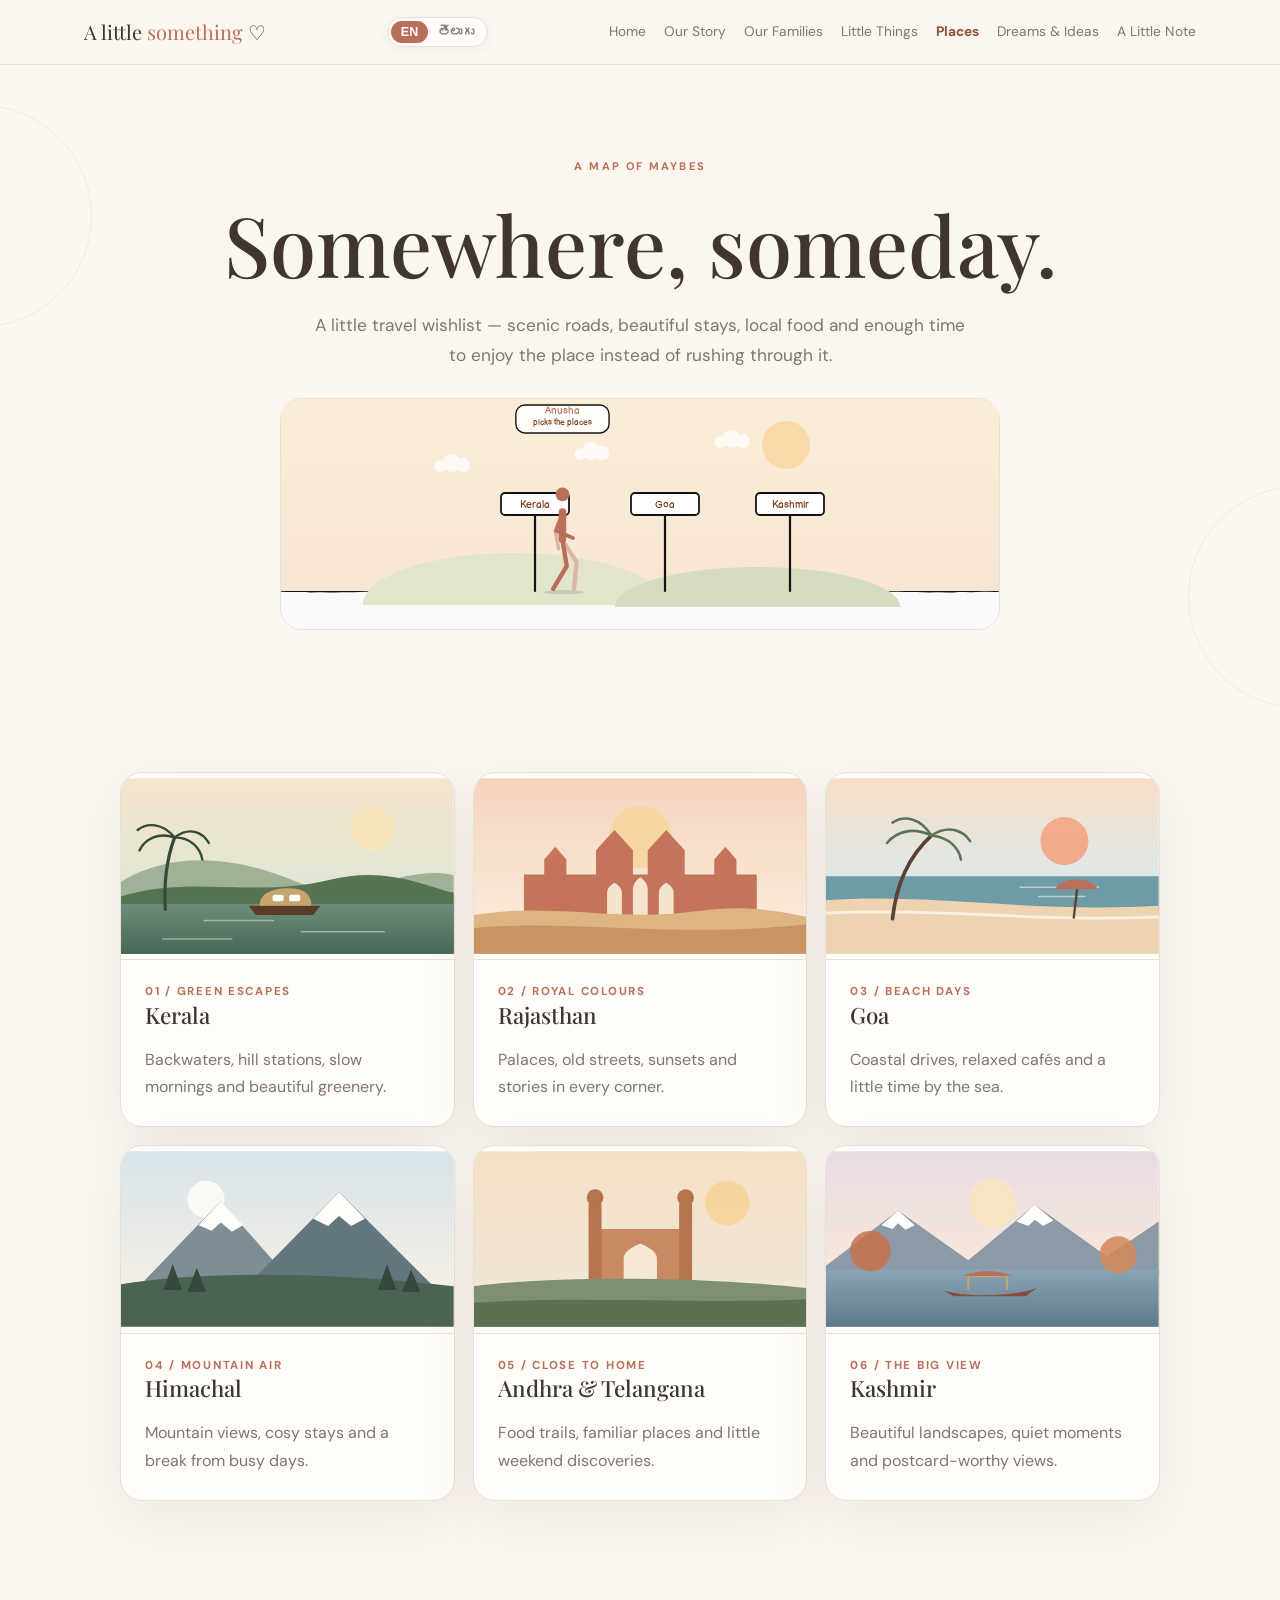
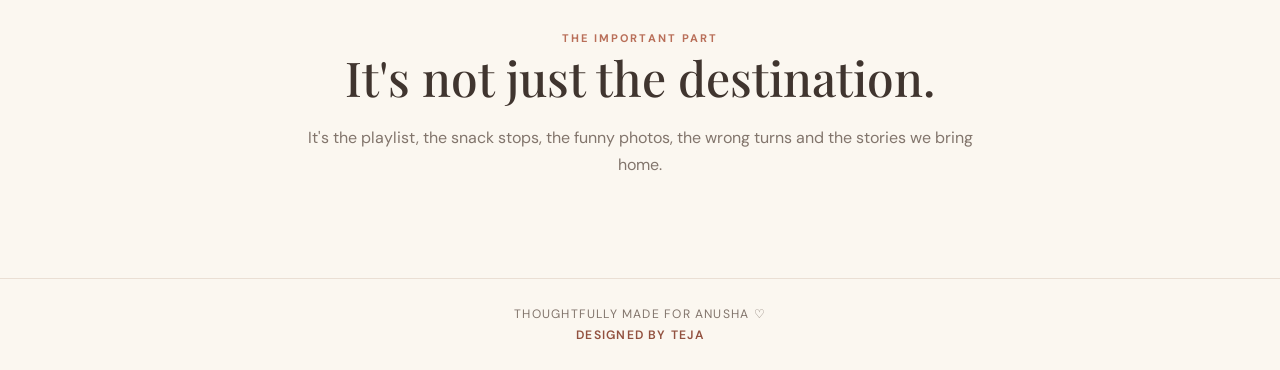
<file: places.html>
<!doctype html>
<html lang="en">
<head>
  <meta charset="utf-8">
  <meta name="viewport" content="width=device-width, initial-scale=1">
  <meta name="robots" content="noindex, nofollow">
  <meta name="theme-color" content="#fbf7f0">
  <meta name="description" content="A little something, thoughtfully made for Anusha.">
  <title>Places | A little something</title>
  <link rel="icon" href="favicon(1).ico" sizes="any">
  <link rel="icon" type="image/svg+xml" href="favicon.svg">
  <link rel="icon" type="image/png" sizes="32x32" href="favicon-32.png">
  <link rel="apple-touch-icon" href="apple-touch-icon.png">
  <link rel="stylesheet" href="styles.css">
</head>
<body>
<header class="site-header">
  <div class="nav-wrap">
    <a class="brand" href="index.html" data-i18n="brand">A little <span>something</span> ♡</a>
    <div class="header-controls">
      <button id="langToggle" class="lang-toggle" type="button" aria-label="Switch language">
        <span class="lang-opt active" data-lang="en">EN</span>
        <span class="lang-opt" data-lang="te">తెలుగు</span>
      </button>
      <button class="menu-toggle" type="button" aria-label="Toggle navigation">Menu</button>
    </div>
    <nav class="nav">
      <a href="index.html" data-i18n="nav.home">Home</a>
      <a href="our-story.html" data-i18n="nav.story">Our Story</a>
      <a href="our-families.html" data-i18n="nav.families">Our Families</a>
      <a href="little-things.html" data-i18n="nav.things">Little Things</a>
      <a href="places.html" data-i18n="nav.places">Places</a>
      <a href="dreams.html" data-i18n="nav.dreams">Dreams & Ideas</a>
      <a href="a-little-note.html" data-i18n="nav.note">A Little Note</a>
    </nav>
  </div>
</header>
<main>
  <section class="hero">
    <div class="container reveal">
      <div class="eyebrow" data-i18n="places.eyebrow">A map of maybes</div>
      <h1 data-i18n="places.title">Somewhere, someday.</h1>
      <p class="lead" data-i18n="places.lead">A little travel wishlist — scenic roads, beautiful stays, local food and enough time to enjoy the place instead of rushing through it.</p>
      <div class="stick-frame" style="max-width:720px;margin:28px auto 0"><stick-scene scene="map-pins" play="view" style="width:100%;aspect-ratio:420/232"></stick-scene></div>
    </div>
  </section>

  <section class="section">
    <div class="container grid">
      <!-- 01 KERALA -->
      <article class="card destination-card">
        <div class="dest-art" aria-hidden="true">
          <svg viewBox="0 0 360 190" fill="none" xmlns="http://www.w3.org/2000/svg">
            <rect width="360" height="190" fill="url(#keralaSky)"/>
            <circle cx="272" cy="54" r="24" fill="#FBE5B8" opacity="0.85"/>
            <!-- Misty Hills -->
            <path d="M0 112C55 78 125 84 190 112C250 136 310 92 360 105V190H0V112Z" fill="#7D9678" opacity="0.65"/>
            <path d="M0 128C75 104 145 130 225 110C285 95 325 115 360 124V190H0V128Z" fill="#567353"/>
            <!-- Backwaters -->
            <rect y="136" width="360" height="54" fill="url(#keralaWater)"/>
            <path d="M90 154H165M195 166H285M45 174H120" stroke="#FBF7F0" stroke-width="1.6" stroke-linecap="round" opacity="0.45"/>
            <!-- Houseboat -->
            <path d="M138 138H216L208 148H146L138 138Z" fill="#5C3A28"/>
            <path d="M150 138C150 124 164 119 182 119C198 119 206 125 206 138H150Z" fill="#C6A56B"/>
            <rect x="164" y="126" width="12" height="7" rx="2" fill="#FFFDF9"/>
            <rect x="182" y="126" width="12" height="7" rx="2" fill="#FFFDF9"/>
            <!-- Palm Silhouettes -->
            <path d="M48 142C46 112 50 86 58 64" stroke="#364A34" stroke-width="3.5" stroke-linecap="round"/>
            <path d="M58 64C40 58 26 66 20 78M58 64C45 48 28 48 18 56M58 64C74 52 88 58 95 70M58 64C76 64 86 76 88 88" stroke="#364A34" stroke-width="2.6" stroke-linecap="round"/>
            <defs>
              <linearGradient id="keralaSky" x1="180" y1="0" x2="180" y2="140" gradientUnits="userSpaceOnUse">
                <stop stop-color="#F6E5CE"/><stop offset="1" stop-color="#DCE6D5"/>
              </linearGradient>
              <linearGradient id="keralaWater" x1="180" y1="136" x2="180" y2="190" gradientUnits="userSpaceOnUse">
                <stop stop-color="#6E8E7A"/><stop offset="1" stop-color="#476656"/>
              </linearGradient>
            </defs>
          </svg>
        </div>
        <div class="dest-body">
          <div class="number">01 / GREEN ESCAPES</div>
          <h3 data-i18n="places.p1.t">Kerala</h3>
          <p data-i18n="places.p1.p">Backwaters, hill stations, slow mornings and beautiful greenery.</p>
        </div>
      </article>

      <!-- 02 RAJASTHAN -->
      <article class="card destination-card">
        <div class="dest-art" aria-hidden="true">
          <svg viewBox="0 0 360 190" fill="none" xmlns="http://www.w3.org/2000/svg">
            <rect width="360" height="190" fill="url(#rajSky)"/>
            <circle cx="180" cy="64" r="34" fill="#F9D59B" opacity="0.8"/>
            <!-- Royal Palace Silhouette & Arches -->
            <path d="M54 150V104H76V88L88 74L100 88V104H132V78L152 56L172 78V104H188V78L208 56L228 78V104H260V88L272 74L284 88V104H306V150H54Z" fill="#C4745B"/>
            <!-- Jharokha Arch Cutouts -->
            <path d="M144 150V124C144 117 152 113 152 113C152 113 160 117 160 124V150H144Z" fill="#F6E3CE"/>
            <path d="M172 150V120C172 112 180 107 180 107C180 107 188 112 188 120V150H172Z" fill="#F6E3CE"/>
            <path d="M200 150V124C200 117 208 113 208 113C208 113 216 117 216 124V150H200Z" fill="#F6E3CE"/>
            <!-- Desert Dunes -->
            <path d="M0 148C85 134 155 156 240 144C295 136 330 144 360 150V190H0V148Z" fill="#DFB484"/>
            <path d="M0 162C110 152 220 174 360 158V190H0V162Z" fill="#C99663"/>
            <defs>
              <linearGradient id="rajSky" x1="180" y1="0" x2="180" y2="155" gradientUnits="userSpaceOnUse">
                <stop stop-color="#F5D3BE"/><stop offset="1" stop-color="#F9EBD7"/>
              </linearGradient>
            </defs>
          </svg>
        </div>
        <div class="dest-body">
          <div class="number">02 / ROYAL COLOURS</div>
          <h3 data-i18n="places.p2.t">Rajasthan</h3>
          <p data-i18n="places.p2.p">Palaces, old streets, sunsets and stories in every corner.</p>
        </div>
      </article>

      <!-- 03 GOA -->
      <article class="card destination-card">
        <div class="dest-art" aria-hidden="true">
          <svg viewBox="0 0 360 190" fill="none" xmlns="http://www.w3.org/2000/svg">
            <rect width="360" height="190" fill="url(#goaSky)"/>
            <circle cx="258" cy="68" r="26" fill="#F4A27E" opacity="0.85"/>
            <!-- Ocean Horizon -->
            <rect y="106" width="360" height="44" fill="#6D9BA6"/>
            <path d="M210 118H295M230 128H280" stroke="#FBF7F0" stroke-width="1.5" stroke-linecap="round" opacity="0.55"/>
            <!-- Golden Beach Curve -->
            <path d="M0 132C115 124 220 146 360 138V190H0V132Z" fill="#EDD3B0"/>
            <path d="M0 146C125 140 230 156 360 150" stroke="#FFFDF9" stroke-width="3" stroke-linecap="round" opacity="0.7"/>
            <!-- Leaning Coastal Palms -->
            <path d="M72 152C76 114 90 84 114 62" stroke="#5A4235" stroke-width="4" stroke-linecap="round"/>
            <path d="M114 62C94 52 76 58 66 70M114 62C102 42 84 40 72 48M114 62C132 50 148 56 156 68M114 62C134 64 144 76 146 88" stroke="#587556" stroke-width="2.8" stroke-linecap="round"/>
            <!-- Parasol -->
            <path d="M268 152L272 118" stroke="#5A4235" stroke-width="2.5"/>
            <path d="M248 120C254 106 288 106 294 120H248Z" fill="#B96F59"/>
            <defs>
              <linearGradient id="goaSky" x1="180" y1="0" x2="180" y2="115" gradientUnits="userSpaceOnUse">
                <stop stop-color="#F7DFC8"/><stop offset="1" stop-color="#DCE8EA"/>
              </linearGradient>
            </defs>
          </svg>
        </div>
        <div class="dest-body">
          <div class="number">03 / BEACH DAYS</div>
          <h3 data-i18n="places.p3.t">Goa</h3>
          <p data-i18n="places.p3.p">Coastal drives, relaxed cafés and a little time by the sea.</p>
        </div>
      </article>

      <!-- 04 HIMACHAL -->
      <article class="card destination-card">
        <div class="dest-art" aria-hidden="true">
          <svg viewBox="0 0 360 190" fill="none" xmlns="http://www.w3.org/2000/svg">
            <rect width="360" height="190" fill="url(#himSky)"/>
            <circle cx="92" cy="52" r="20" fill="#FFFDF9" opacity="0.85"/>
            <!-- Snow Peaks -->
            <path d="M10 156L108 54L198 156H10Z" fill="#7D8E95"/>
            <path d="M108 54L84 80L98 86L108 77L120 87L132 80L108 54Z" fill="#FFFDF9"/>
            <path d="M126 156L236 44L348 156H126Z" fill="#63767E"/>
            <path d="M236 44L208 73L224 81L236 70L249 81L264 73L236 44Z" fill="#FFFDF9"/>
            <!-- Pine Forest Ridge -->
            <path d="M0 144C95 128 240 132 360 146V190H0V144Z" fill="#4B6353"/>
            <path d="M46 150L56 122L66 150H46ZM72 152L82 126L92 152H72ZM278 150L288 122L298 150H278ZM304 152L314 128L324 152H304Z" fill="#354A3C"/>
            <defs>
              <linearGradient id="himSky" x1="180" y1="0" x2="180" y2="150" gradientUnits="userSpaceOnUse">
                <stop stop-color="#D7E4EA"/><stop offset="1" stop-color="#F5EFE6"/>
              </linearGradient>
            </defs>
          </svg>
        </div>
        <div class="dest-body">
          <div class="number">04 / MOUNTAIN AIR</div>
          <h3 data-i18n="places.p4.t">Himachal</h3>
          <p data-i18n="places.p4.p">Mountain views, cosy stays and a break from busy days.</p>
        </div>
      </article>

      <!-- 05 ANDHRA & TELANGANA -->
      <article class="card destination-card">
        <div class="dest-art" aria-hidden="true">
          <svg viewBox="0 0 360 190" fill="none" xmlns="http://www.w3.org/2000/svg">
            <rect width="360" height="190" fill="url(#apSky)"/>
            <circle cx="274" cy="56" r="24" fill="#F7D494" opacity="0.85"/>
            <!-- Charminar / Heritage Minarets Silhouette -->
            <rect x="132" y="84" width="96" height="68" rx="4" fill="#C98A63"/>
            <rect x="124" y="54" width="14" height="98" rx="4" fill="#B5744E"/>
            <rect x="222" y="54" width="14" height="98" rx="4" fill="#B5744E"/>
            <circle cx="131" cy="50" r="9" fill="#B5744E"/>
            <circle cx="229" cy="50" r="9" fill="#B5744E"/>
            <path d="M162 152V116C162 106 180 100 180 100C180 100 198 106 198 116V152H162Z" fill="#F7E8D4"/>
            <!-- Lush Deccan & Coastal Greenery -->
            <path d="M0 146C95 134 250 136 360 148V190H0V146Z" fill="#7E8F73"/>
            <path d="M0 164C120 156 240 166 360 160V190H0V164Z" fill="#5D7052"/>
            <defs>
              <linearGradient id="apSky" x1="180" y1="0" x2="180" y2="155" gradientUnits="userSpaceOnUse">
                <stop stop-color="#F6DFC4"/><stop offset="1" stop-color="#EFE7D6"/>
              </linearGradient>
            </defs>
          </svg>
        </div>
        <div class="dest-body">
          <div class="number">05 / CLOSE TO HOME</div>
          <h3 data-i18n="places.p5.t">Andhra & Telangana</h3>
          <p data-i18n="places.p5.p">Food trails, familiar places and little weekend discoveries.</p>
        </div>
      </article>

      <!-- 06 KASHMIR -->
      <article class="card destination-card">
        <div class="dest-art" aria-hidden="true">
          <svg viewBox="0 0 360 190" fill="none" xmlns="http://www.w3.org/2000/svg">
            <rect width="360" height="190" fill="url(#kashSky)"/>
            <circle cx="180" cy="56" r="26" fill="#FBE6C2" opacity="0.9"/>
            <!-- Himalayan Range -->
            <path d="M0 124L78 64L154 118L226 58L304 114L360 76V134H0V124Z" fill="#8C99A6"/>
            <path d="M78 64L60 80L72 84L78 78L86 85L96 80L78 64ZM226 58L206 76L219 81L226 74L235 81L246 75L226 58Z" fill="#FFFDF9"/>
            <!-- Dal Lake Reflection -->
            <rect y="128" width="360" height="62" fill="url(#kashLake)"/>
            <!-- Shikara Boat -->
            <path d="M126 150C148 158 202 158 228 148L216 157H138L126 150Z" fill="#8C4A38"/>
            <path d="M154 150V135H196V150" stroke="#C6A56B" stroke-width="2"/>
            <path d="M148 135C162 128 188 128 202 135H148Z" fill="#B96F59"/>
            <!-- Chinar Autumn Leaves Accent -->
            <circle cx="48" cy="108" r="22" fill="#C9734E" opacity="0.85"/>
            <circle cx="316" cy="112" r="20" fill="#D4885A" opacity="0.85"/>
            <defs>
              <linearGradient id="kashSky" x1="180" y1="0" x2="180" y2="130" gradientUnits="userSpaceOnUse">
                <stop stop-color="#E8DCE4"/><stop offset="1" stop-color="#F7E8D8"/>
              </linearGradient>
              <linearGradient id="kashLake" x1="180" y1="128" x2="180" y2="190" gradientUnits="userSpaceOnUse">
                <stop stop-color="#89A4B3"/><stop offset="1" stop-color="#5D7B8C"/>
              </linearGradient>
            </defs>
          </svg>
        </div>
        <div class="dest-body">
          <div class="number">06 / THE BIG VIEW</div>
          <h3 data-i18n="places.p6.t">Kashmir</h3>
          <p data-i18n="places.p6.p">Beautiful landscapes, quiet moments and postcard-worthy views.</p>
        </div>
      </article>
    </div>
  </section>

  <section class="section">
    <div class="container">
      <div class="section-head">
        <div class="eyebrow" data-i18n="places.end.eyebrow">The important part</div>
        <h2 data-i18n="places.end.title">It's not just the destination.</h2>
        <p data-i18n="places.end.p">It's the playlist, the snack stops, the funny photos, the wrong turns and the stories we bring home.</p>
      </div>
    </div>
  </section>
</main>
<footer class="footer">
  <span data-i18n="footer.line1">THOUGHTFULLY MADE FOR ANUSHA <span>♡</span></span>
  <strong data-i18n="footer.line2">DESIGNED BY TEJA</strong>
</footer>
<script src="script.js"></script>
<script src="stick.js" defer></script>
<script src="scene-kit.js" defer></script>
<script src="scene-more.js" defer></script>
</body>
</html>
</file>
<file: styles.css>
@import url('https://fonts.googleapis.com/css2?family=DM+Sans:wght@400;500;600;700&family=Noto+Sans+Telugu:wght@400;500;600;700&family=Playfair+Display:wght@400;500;600;700&display=swap');

:root {
  --cream:#fbf7f0; --paper:#fffdf9; --ink:#40352f; --muted:#82756c;
  --terra:#b96f59; --terra-dark:#92513f; --rose:#ead3cc; --sage:#aab6a0;
  --gold:#c6a56b; --line:#eadfd4; --shadow:0 18px 55px rgba(76,52,39,.08);
}
*{box-sizing:border-box}
html{scroll-behavior:smooth}
body{margin:0;background:var(--cream);color:var(--ink);font-family:'DM Sans','Noto Sans Telugu',sans-serif;line-height:1.7;overflow-x:hidden}
a{color:inherit;text-decoration:none}
img{max-width:100%}
.site-header{position:sticky;top:0;z-index:20;background:rgba(251,247,240,.92);backdrop-filter:blur(14px);border-bottom:1px solid rgba(234,223,212,.8)}
.nav-wrap{max-width:1160px;margin:auto;padding:15px 24px;display:flex;align-items:center;justify-content:space-between;gap:16px;position:relative}
.brand{font-family:'Playfair Display','Noto Sans Telugu',serif;font-size:1.25rem;white-space:nowrap}
.brand span{color:var(--terra)}
.header-controls{display:flex;align-items:center;gap:10px;flex-shrink:0}
.nav{display:flex;align-items:center;gap:18px;flex-wrap:wrap}
.nav a{font-size:.86rem;color:var(--muted);transition:.2s}
.nav a:hover,.nav a.active{color:var(--terra-dark)}
.nav a.active{font-weight:700}

/* Language Toggle Pill */
.lang-toggle{
  display:inline-flex;align-items:center;background:var(--paper);
  border:1px solid var(--line);border-radius:30px;padding:3px;
  cursor:pointer;font-size:.78rem;font-weight:600;color:var(--muted);
  box-shadow:0 4px 12px rgba(76,52,39,.05);transition:.2s;white-space:nowrap;
}
.lang-toggle:hover{border-color:var(--terra)}
.lang-opt{padding:4px 10px;border-radius:24px;transition:.25s ease}
.lang-opt.active{background:var(--terra);color:#fff}

.menu-toggle{display:none;border:1px solid var(--line);background:var(--paper);border-radius:30px;padding:8px 13px;color:var(--ink);cursor:pointer;white-space:nowrap}
main{min-height:70vh}
.container{width:min(100% - 44px,1040px);margin:auto}
.hero{padding:92px 0 78px;text-align:center;position:relative;overflow:hidden}
.eyebrow{letter-spacing:.19em;text-transform:uppercase;font-size:.69rem;color:var(--terra);font-weight:700}
h1,h2,h3{font-family:'Playfair Display','Noto Sans Telugu',serif;font-weight:500;line-height:1.22}
h1{font-size:clamp(2.6rem,6.5vw,5.2rem);margin:17px 0}
h2{font-size:clamp(1.9rem,3.8vw,3rem);margin:0 0 18px}
h3{font-size:1.4rem;margin:0 0 9px}
.lead{font-size:1.08rem;color:var(--muted);max-width:660px;margin:0 auto}
.hero-mark{width:74px;height:74px;border:1px solid var(--gold);border-radius:50%;display:grid;place-items:center;margin:30px auto 0;color:var(--terra);font-family:'Playfair Display',serif;font-size:1.8rem}
.hero:before,.hero:after{content:"";position:absolute;border:1px solid var(--rose);border-radius:50%;width:220px;height:220px;opacity:.45;pointer-events:none}
.hero:before{left:-130px;top:40px}.hero:after{right:-130px;bottom:0}
.section{padding:64px 0}
.section-head{text-align:center;max-width:680px;margin:0 auto 36px}
.section-head p,.muted{color:var(--muted)}
.grid{display:grid;grid-template-columns:repeat(3,minmax(0,1fr));gap:18px;align-items:stretch}
.grid.two{grid-template-columns:repeat(2,1fr)}
.card{background:var(--paper);border:1px solid var(--line);border-radius:18px;padding:26px;box-shadow:var(--shadow);height:100%;display:flex;flex-direction:column;align-items:flex-start}
.card.soft-rose{background:#f6eae5}.card.soft-sage{background:#edf0e9}.card.soft-gold{background:#f6f0e4}
.card .number{font-size:.72rem;letter-spacing:.15em;color:var(--terra);font-weight:700}
.card p{color:var(--muted);margin:8px 0 0;flex:1 0 auto;width:100%}
.pill{display:inline-block;background:#f2e4de;color:var(--terra-dark);border-radius:30px;padding:6px 12px;font-size:.75rem;margin:12px 5px 0 0;align-self:flex-start}
.split{display:grid;grid-template-columns:1fr 1fr;gap:44px;align-items:center}
.quote{font-family:'Playfair Display','Noto Sans Telugu',serif;font-size:clamp(1.5rem,2.8vw,2.2rem);line-height:1.45;color:var(--terra-dark)}
.note-panel{background:#efe4d8;border-radius:24px;padding:38px}
.btn{display:inline-block;background:var(--terra);color:white;padding:12px 21px;border-radius:30px;font-size:.9rem;transition:.2s;border:0;cursor:pointer}
.btn:hover{background:var(--terra-dark);transform:translateY(-2px)}
.btn-outline{background:transparent;color:var(--terra-dark);border:1px solid var(--terra)}
.btn-outline:hover{color:white}
.actions{display:flex;gap:12px;justify-content:center;flex-wrap:wrap;margin-top:28px}
.destination{min-height:210px;display:flex;flex-direction:column;justify-content:flex-end;background:linear-gradient(145deg,#efe0d6,#e8d8c8);position:relative;overflow:hidden}
.destination:nth-child(2n){background:linear-gradient(145deg,#e8ede4,#dce4d7)}
.destination:before{content:"";position:absolute;width:160px;height:160px;border:1px solid rgba(185,111,89,.3);border-radius:50%;top:-55px;right:-30px}
.destination p{max-width:280px}
.form-card{max-width:760px;margin:auto;background:var(--paper);padding:32px;border:1px solid var(--line);border-radius:20px;box-shadow:var(--shadow)}
.form-grid{display:grid;grid-template-columns:1fr 1fr;gap:18px}
.field{display:flex;flex-direction:column;gap:7px}
.field.full{grid-column:1/-1}
label{font-size:.85rem;font-weight:600}
input,select,textarea{width:100%;padding:12px 14px;border:1px solid var(--line);border-radius:11px;background:#fffefa;color:var(--ink);font:inherit}
textarea{min-height:105px;resize:vertical}
.form-status{color:var(--terra-dark);font-size:.9rem;margin-top:14px}
.footer{border-top:1px solid var(--line);padding:18px 20px;text-align:center;color:var(--muted);font-size:.76rem;letter-spacing:.1em;min-height:92px;display:flex;flex-direction:column;align-items:center;justify-content:center;line-height:1.7}
.footer strong{color:var(--terra-dark);font-weight:600}
.reveal{animation:rise .7s both}
@keyframes rise{from{opacity:0;transform:translateY(16px)}to{opacity:1;transform:translateY(0)}}

/* =========================================================
   ANIMATION 1: DENTISTRY (ANUSHA) x SOFTWARE (TEJA)
   ========================================================= */
.duo-stage{
  max-width:780px;width:100%;margin:36px auto 0;padding:clamp(18px,4vw,28px) clamp(14px,3vw,22px);
  background:var(--paper);border:1px solid var(--line);border-radius:24px;
  box-shadow:var(--shadow);display:grid;grid-template-columns:minmax(0,1fr) auto minmax(0,1fr);
  align-items:center;gap:clamp(10px,2.5vw,18px);position:relative;overflow:hidden;
}
.duo-node{
  display:flex;flex-direction:column;align-items:center;text-align:center;
  padding:clamp(12px,2.5vw,18px);border-radius:18px;position:relative;z-index:2;min-width:0;
}
.duo-node.anusha-node{background:#f6eae5}
.duo-node.teja-node{background:#edf0e9}
.duo-icon-box{
  width:clamp(58px,11vw,74px);height:clamp(58px,11vw,74px);border-radius:50%;background:var(--paper);
  border:1px solid var(--line);display:grid;place-items:center;
  margin-bottom:10px;position:relative;box-shadow:0 8px 20px rgba(76,52,39,.06);
  animation:floatSlow 3.6s ease-in-out infinite;flex-shrink:0;
}
.duo-icon-box svg{width:clamp(26px,5vw,34px);height:clamp(26px,5vw,34px)}
.teja-node .duo-icon-box{animation-delay:1.8s}
.sparkle-dot{
  position:absolute;width:8px;height:8px;background:var(--gold);
  border-radius:50%;top:7px;right:9px;animation:twinkle 2s infinite;
}
.code-badge{
  position:absolute;bottom:-6px;background:var(--ink);color:#fbf7f0;
  font-family:monospace;font-size:.66rem;padding:2px 7px;border-radius:10px;
  animation:pulseCode 2.4s infinite;
}
.duo-bridge{
  display:flex;flex-direction:column;align-items:center;gap:6px;position:relative;min-width:74px;flex-shrink:0;
}
.bridge-line{
  width:100%;height:2px;
  background:repeating-linear-gradient(90deg,var(--terra) 0 6px,transparent 6px 12px);
  animation:dashFlow 1.4s linear infinite;
}
.bridge-heart{
  width:clamp(36px,7vw,44px);height:clamp(36px,7vw,44px);border-radius:50%;background:var(--terra);color:#fff;
  display:grid;place-items:center;font-size:clamp(.95rem,2vw,1.15rem);
  box-shadow:0 0 0 6px rgba(185,111,89,.16);
  animation:heartBeat 1.8s ease-in-out infinite;
}
.duo-name{font-family:'Playfair Display','Noto Sans Telugu',serif;font-weight:600;font-size:clamp(1rem,2.4vw,1.15rem);color:var(--ink);word-break:break-word}
.duo-role{font-size:clamp(.72rem,1.8vw,.8rem);color:var(--terra-dark);font-weight:600;line-height:1.35;word-break:break-word}

/* =========================================================
   ANIMATION 2: EATING FOOD TOGETHER (LITTLE THINGS)
   ========================================================= */
.food-stage{
  max-width:740px;width:100%;margin:34px auto 0;background:var(--paper);
  border:1px solid var(--line);border-radius:24px;padding:clamp(20px,4vw,30px) clamp(14px,3vw,24px);
  box-shadow:var(--shadow);text-align:center;position:relative;overflow:hidden;
}
.table-scene{
  display:grid;grid-template-columns:minmax(0,1fr) auto minmax(0,1fr);
  align-items:center;justify-items:center;gap:clamp(10px,3vw,26px);
  margin:14px auto 8px;max-width:560px;
}
.dish-card{
  width:100%;max-width:190px;padding:clamp(12px,2.5vw,16px) clamp(10px,2vw,14px);
  border-radius:20px;border:1px solid var(--line);position:relative;min-width:0;
}
.dish-sweet{background:#f6eae5;animation:slideMeetLeft 3.8s ease-in-out infinite}
.dish-veggie{background:#edf0e9;animation:slideMeetRight 3.8s ease-in-out infinite}
.dish-emoji{font-size:clamp(1.5rem,4.5vw,2.1rem);line-height:1.2}
.dish-label{font-weight:600;font-size:clamp(.76rem,2vw,.88rem);margin-top:6px;line-height:1.35;word-break:break-word}
.steam-wrap{display:flex;justify-content:center;gap:6px;height:16px;margin-bottom:4px}
.steam{
  width:3px;height:13px;background:var(--gold);border-radius:4px;opacity:0;
  animation:steamRise 2.2s ease-in-out infinite;
}
.steam:nth-child(2){animation-delay:.6s}
.steam:nth-child(3){animation-delay:1.2s}
.clink-badge{
  font-size:clamp(1.1rem,3vw,1.4rem);background:#f6f0e4;border:1px solid var(--gold);
  width:clamp(42px,8vw,52px);height:clamp(42px,8vw,52px);border-radius:50%;
  display:grid;place-items:center;flex-shrink:0;
  animation:popClink 3.8s ease-in-out infinite;
}

/* =========================================================
   ANIMATION 3: BUSINESS PLANNING BOARD (DREAMS & IDEAS)
   ========================================================= */
.biz-board{
  max-width:820px;width:100%;margin:34px auto 0;background:var(--paper);
  border:1px solid var(--line);border-radius:24px;padding:clamp(18px,4vw,28px);
  box-shadow:var(--shadow);position:relative;overflow:hidden;
  background-image:radial-gradient(var(--line) 1px, transparent 1px);
  background-size:18px 18px;
}
.biz-header{
  display:flex;justify-content:space-between;align-items:center;flex-wrap:wrap;gap:10px;
  border-bottom:1px dashed var(--gold);padding-bottom:12px;margin-bottom:20px;
}
.biz-status{
  font-size:.7rem;letter-spacing:.1em;text-transform:uppercase;
  background:#edf0e9;color:var(--terra-dark);padding:4px 12px;border-radius:20px;font-weight:700;
}
.biz-steps{
  display:grid;grid-template-columns:repeat(4,minmax(0,1fr));gap:14px;position:relative;
}
.sticky-note{
  padding:16px 14px;border-radius:14px;border:1px solid var(--line);
  text-align:left;box-shadow:0 8px 20px rgba(76,52,39,.06);min-width:0;
  animation:pinCard 6s ease-in-out infinite;
}
.sticky-note:nth-child(1){background:#f6eae5;animation-delay:0s}
.sticky-note:nth-child(2){background:#edf0e9;animation-delay:.8s}
.sticky-note:nth-child(3){background:#f6f0e4;animation-delay:1.6s}
.sticky-note:nth-child(4){background:#f2e4de;animation-delay:2.4s}
.sticky-tag{font-size:.68rem;font-weight:700;color:var(--terra);letter-spacing:.1em}
.sticky-title{font-family:'Playfair Display','Noto Sans Telugu',serif;font-size:1rem;margin:4px 0;color:var(--ink);line-height:1.3}
.sticky-desc{font-size:.8rem;color:var(--muted);line-height:1.45;word-break:break-word}
.progress-track{
  margin-top:20px;height:8px;background:#efe4d8;border-radius:10px;overflow:hidden;
}
.progress-fill{
  height:100%;width:35%;background:linear-gradient(90deg,var(--terra),var(--gold));
  border-radius:10px;animation:planGrow 5s ease-in-out infinite alternate;
}

@keyframes floatSlow{0%,100%{transform:translateY(0)}50%{transform:translateY(-7px)}}
@keyframes twinkle{0%,100%{transform:scale(.7);opacity:.4}50%{transform:scale(1.3);opacity:1}}
@keyframes pulseCode{0%,100%{opacity:.85}50%{opacity:1;transform:scale(1.05)}}
@keyframes dashFlow{from{background-position:0 0}to{background-position:24px 0}}
@keyframes heartBeat{0%,100%{transform:scale(1)}25%{transform:scale(1.14)}50%{transform:scale(1)}75%{transform:scale(1.1)}}
@keyframes slideMeetLeft{0%,100%{transform:translateX(0)}50%{transform:translateX(8px) rotate(1.5deg)}}
@keyframes slideMeetRight{0%,100%{transform:translateX(0)}50%{transform:translateX(-8px) rotate(-1.5deg)}}
@keyframes steamRise{0%{transform:translateY(4px);opacity:0}50%{opacity:.85}100%{transform:translateY(-10px);opacity:0}}
@keyframes popClink{0%,100%{transform:scale(.95)}50%{transform:scale(1.14) rotate(6deg)}}
@keyframes pinCard{0%,100%{transform:translateY(0)}50%{transform:translateY(-6px)}}
@keyframes planGrow{0%{width:28%}100%{width:92%}}

/* Tablet Breakpoint */
@media(max-width:960px){
  .biz-steps{grid-template-columns:repeat(2,minmax(0,1fr))}
  .grid{grid-template-columns:repeat(2,minmax(0,1fr))}
}

/* Mobile Breakpoint */
@media(max-width:760px){
  .nav-wrap{padding:12px 16px;gap:8px}
  .brand{font-size:1.05rem}
  .lang-toggle{font-size:.72rem;padding:2px}
  .lang-opt{padding:3px 8px}
  .menu-toggle{display:inline-flex;align-items:center;padding:6px 11px;font-size:.8rem}
  .nav{display:none;position:absolute;top:100%;left:0;right:0;background:var(--cream);padding:18px 20px 22px;border-bottom:1px solid var(--line);flex-direction:column;align-items:flex-start;gap:12px;box-shadow:0 12px 28px rgba(76,52,39,.08)}
  .nav.open{display:flex}
  .grid,.grid.two,.split,.biz-steps{grid-template-columns:1fr}
  .container{width:min(100% - 28px,1040px)}
  .hero{padding:64px 0 54px}
  .section{padding:44px 0}
  .form-grid{grid-template-columns:1fr}
  .field.full{grid-column:auto}
  .note-panel{padding:24px}
  .form-card{padding:22px 18px}
}

/* Extra-small screens (<= 480px) */
@media(max-width:480px){
  .duo-stage{grid-template-columns:1fr;gap:12px;padding:18px 14px}
  .duo-bridge{flex-direction:row;justify-content:center;width:100%;min-height:44px}
  .bridge-line{width:46px;height:2px}
  .table-scene{grid-template-columns:1fr;gap:10px}
  .dish-card{max-width:100%}
  .clink-badge{transform:rotate(90deg)}
}

@media(prefers-reduced-motion:reduce){
  *,*::before,*::after{animation-duration:.01ms !important;animation-iteration-count:1 !important;transition-duration:.01ms !important}
}


/* =========================================================
   2D EDITORIAL HUMAN-EMULATED ILLUSTRATION SCENES (FLAT/STORYBOOK)
   ========================================================= */
.illus-scene{
  width:100%;max-width:560px;margin:0 auto;display:block;
}
.illus-frame{
  background:linear-gradient(180deg,#fffdf9 0%,#f7efe6 100%);
  border:1px solid var(--line);border-radius:22px;padding:16px 14px 10px;
  margin:14px auto 10px;max-width:600px;position:relative;overflow:hidden;
}
.svg-steam{animation:svgSteam 2.8s ease-in-out infinite;transform-origin:center}
.svg-steam-2{animation:svgSteam 2.8s ease-in-out .9s infinite;transform-origin:center}
.svg-steam-3{animation:svgSteam 2.8s ease-in-out 1.7s infinite;transform-origin:center}
.svg-stir{animation:svgStir 3s ease-in-out infinite;transform-origin:175px 152px}
.svg-whisk{animation:svgWhisk 2.6s ease-in-out infinite;transform-origin:385px 150px}
.svg-heart-float{animation:svgHeartFloat 3.2s ease-in-out infinite;transform-origin:280px 72px}
.svg-head-left{animation:svgNodLeft 4s ease-in-out infinite;transform-origin:165px 108px}
.svg-head-right{animation:svgNodRight 4s ease-in-out .6s infinite;transform-origin:395px 102px}
.svg-sparkle{animation:twinkle 2.2s ease-in-out infinite;transform-origin:center}
.svg-cursor{animation:svgCursorMove 4.5s ease-in-out infinite}
.svg-chart-bar{animation:svgBarGrow 3.6s ease-in-out infinite alternate;transform-origin:bottom}

@keyframes svgSteam{
  0%{transform:translateY(4px) scaleY(.85);opacity:0}
  50%{opacity:.85}
  100%{transform:translateY(-12px) scaleY(1.1);opacity:0}
}
@keyframes svgStir{
  0%,100%{transform:rotate(-6deg) translateX(0)}
  50%{transform:rotate(7deg) translateX(4px)}
}
@keyframes svgWhisk{
  0%,100%{transform:rotate(6deg) translateX(0)}
  50%{transform:rotate(-7deg) translateX(-4px)}
}
@keyframes svgHeartFloat{
  0%,100%{transform:translateY(0) scale(1)}
  50%{transform:translateY(-7px) scale(1.12)}
}
@keyframes svgNodLeft{
  0%,100%{transform:rotate(0deg)}
  50%{transform:rotate(3deg)}
}
@keyframes svgNodRight{
  0%,100%{transform:rotate(0deg)}
  50%{transform:rotate(-3deg)}
}
@keyframes svgCursorMove{
  0%,100%{transform:translate(0,0)}
  33%{transform:translate(38px,-14px)}
  66%{transform:translate(72px,8px)}
}
@keyframes svgBarGrow{
  0%{transform:scaleY(.65)}
  100%{transform:scaleY(1.05)}
}

/* =========================================================
   STYLISH DESTINATION ARTWORK CARDS (PLACES PAGE)
   ========================================================= */
.destination-card{
  padding:0;overflow:hidden;border-radius:22px;
  transition:transform .32s cubic-bezier(.22,1,.36,1), box-shadow .32s ease;
}
.destination-card:hover{
  transform:translateY(-6px);
  box-shadow:0 24px 60px rgba(76,52,39,.13);
}
.dest-art{
  width:100%;aspect-ratio:16/9;overflow:hidden;position:relative;
  border-bottom:1px solid var(--line);
}
.dest-art svg{
  width:100%;height:100%;display:block;object-fit:cover;
  transition:transform .55s cubic-bezier(.22,1,.36,1);
}
.destination-card:hover .dest-art svg{
  transform:scale(1.05);
}
.dest-body{
  padding:22px 24px 26px;display:flex;flex-direction:column;flex:1;width:100%;
}


/* =========================================================
   MOBILE READABILITY TWEAKS (tighter, more balanced text)
   ========================================================= */
@media(max-width:760px){
  body{line-height:1.6}
  .hero{padding:48px 0 44px}
  .eyebrow{font-size:.64rem;letter-spacing:.14em;line-height:1.5}
  h1{font-size:clamp(2.1rem,9vw,2.6rem);line-height:1.15;margin:12px 0 14px;text-wrap:balance}
  h2{font-size:clamp(1.6rem,6.5vw,1.9rem);line-height:1.2;margin-bottom:14px;text-wrap:balance}
  h3{font-size:1.25rem;line-height:1.25}
  .lead{font-size:1rem;line-height:1.6;max-width:32em;text-wrap:pretty}
  .section-head{margin-bottom:26px}
  .section-head p,.muted{line-height:1.65;text-wrap:pretty}
  .card{padding:22px}
  .card p{line-height:1.6}
  .quote{font-size:1.3rem;line-height:1.4;text-wrap:balance}
  .hero-mark{width:60px;height:60px;margin-top:22px}
  .split{gap:28px}
  .actions{margin-top:22px}
}

/* Telugu glyphs are taller, so they need a little more line spacing */
html[lang="te"] body{line-height:1.85}
html[lang="te"] h1,html[lang="te"] h2,html[lang="te"] h3{line-height:1.4}
@media(max-width:760px){
  html[lang="te"] body,html[lang="te"] .lead,html[lang="te"] .muted{line-height:1.8}
}

/* Care × Code emoji caption: same look at every breakpoint */
.duo-bridge .bridge-caption{
  font-size:1.9rem;letter-spacing:.14em;line-height:1;white-space:nowrap;
  text-transform:none;font-weight:400;color:var(--terra-dark);
}
@media(max-width:480px){
  .duo-bridge{gap:0;min-height:48px}
}


/* Video frames */
.video-frame{
  margin:0 auto;max-width:860px;border-radius:22px;overflow:hidden;
  background:var(--paper);border:1px solid var(--line);box-shadow:var(--shadow);
}
.video-frame video{display:block;width:100%;height:auto;aspect-ratio:16/9;background:#2b211c}

/* Stick-figure scenes */
.stick-frame{
  max-width:560px;margin:28px auto 0;border:1px solid var(--line);border-radius:22px;overflow:hidden;
  background-color:var(--paper);background-image:radial-gradient(#e6dccd 1px,transparent 1.2px);background-size:14px 14px;
}
.stick-frame stick-scene{display:block}
</file>
